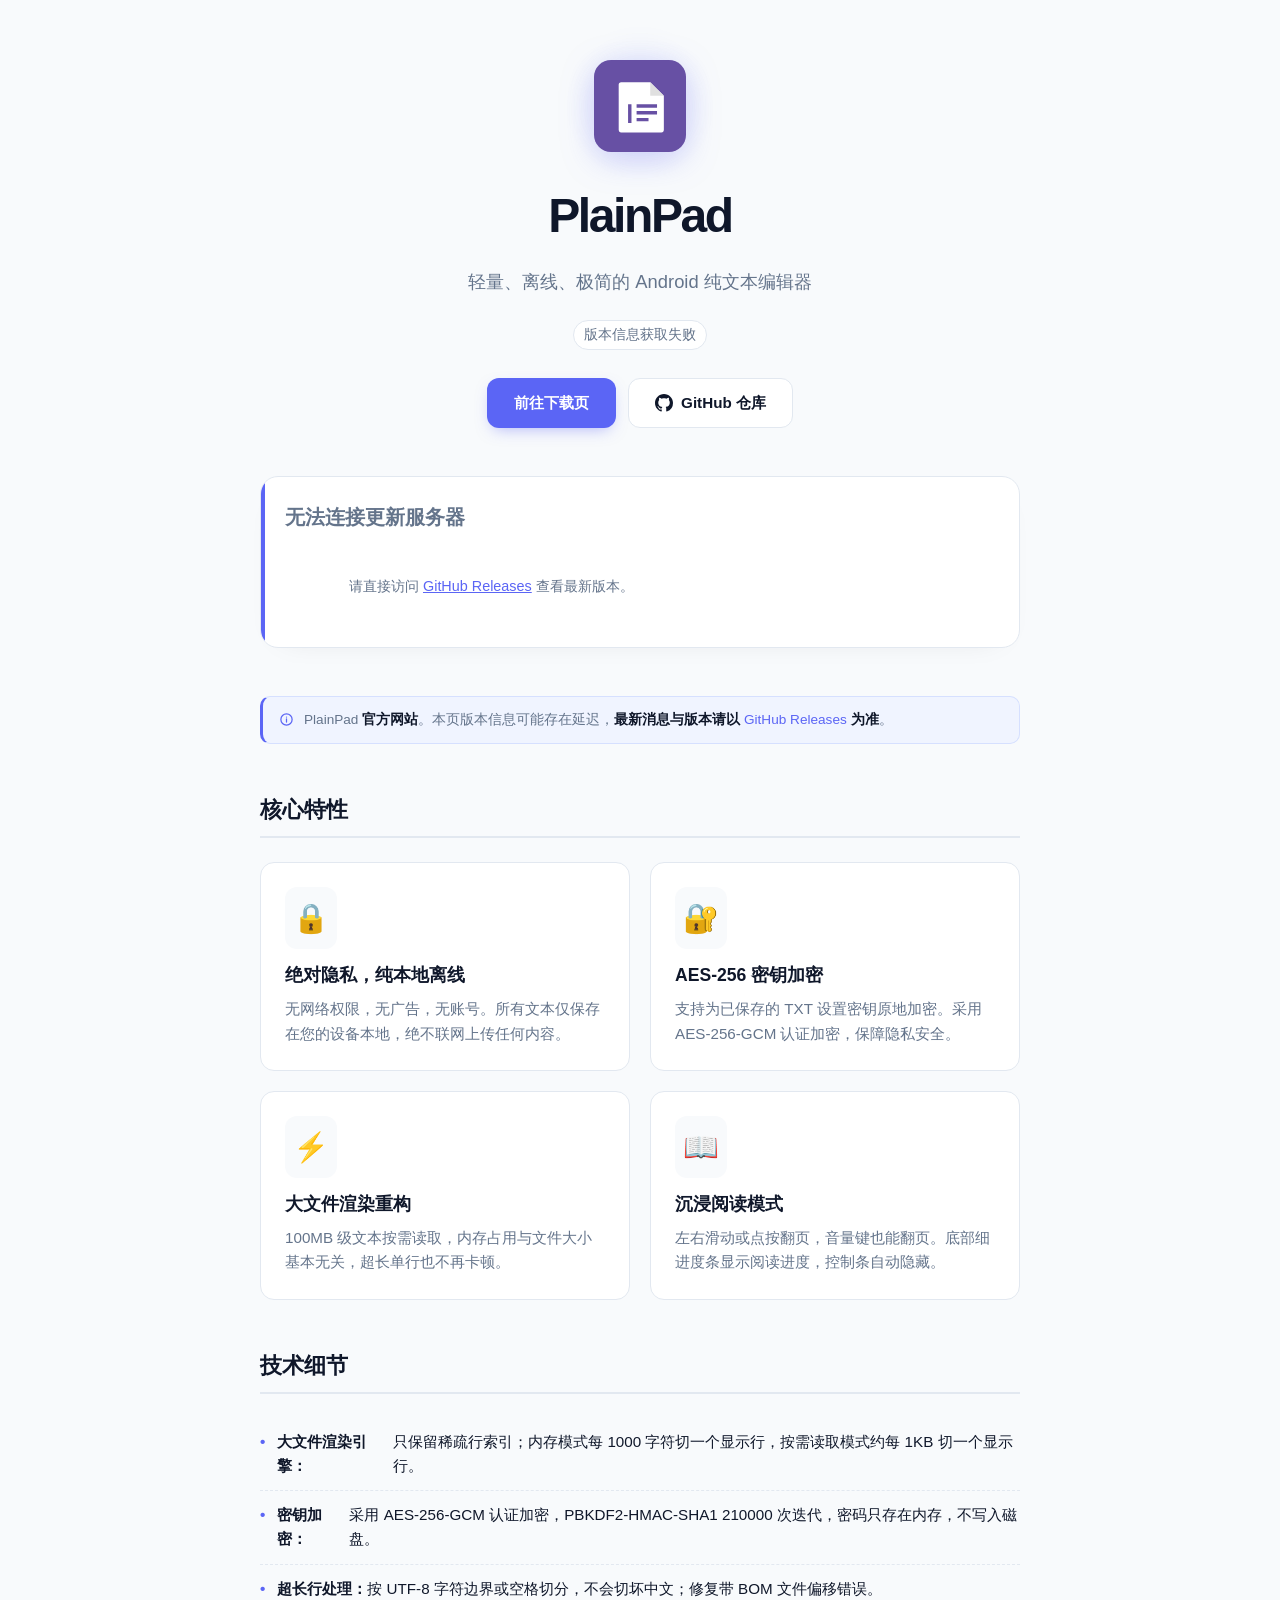
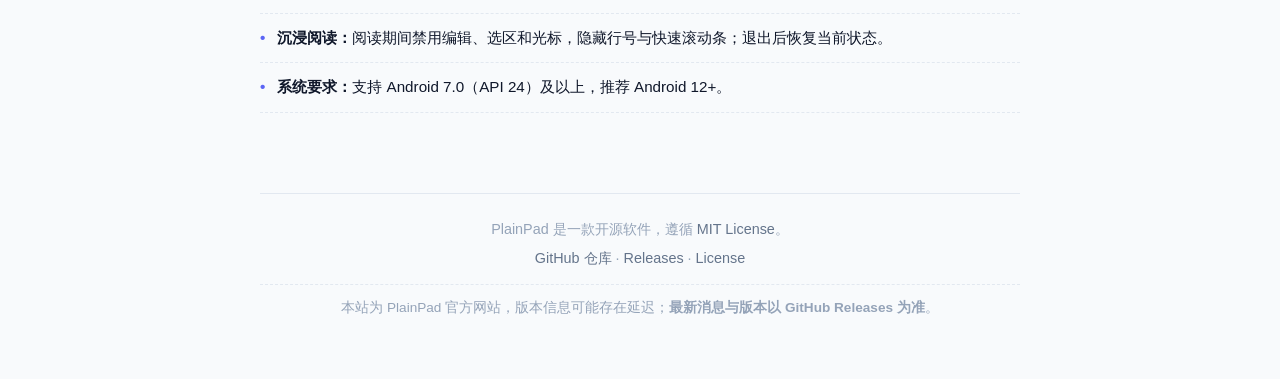
<file: app/PlainPad/index.html>
<!DOCTYPE html>
<html lang="zh-CN">
<head>
    <meta charset="UTF-8">
    <meta name="viewport" content="width=device-width, initial-scale=1.0">
    <title>PlainPad - 轻量极简的 Android 纯文本编辑器</title>
    <meta name="description" content="PlainPad 是一款轻量、离线、极简的 Android 纯文本编辑器。支持大文件渲染、沉浸阅读、AES-256 加密。无广告、无账号、无网络权限。">
    <link rel="icon" href="data:image/svg+xml,%3Csvg xmlns='http://www.w3.org/2000/svg' viewBox='0 0 108 108'%3E%3Cpath fill='%236750A4' d='M20,0 L88,0 A20,20 0 0 1 108,20 L108,88 A20,20 0 0 1 88,108 L20,108 A20,20 0 0 1 0,88 L0,20 A20,20 0 0 1 20,0 z'/%3E%3Cpath fill='%23fff' d='M32,26 L66,26 L82,42 L82,82 A3,3 0 0 1 79,85 L32,85 A3,3 0 0 1 29,82 L29,29 A3,3 0 0 1 32,26 z'/%3E%3Cpath fill='%23E0E0E0' d='M66,26 L66,42 L82,42 z'/%3E%3Cpath fill='%236750A4' d='M40,52 L44,52 L44,74 L40,74 z M50,52 L74,52 L74,56 L50,56 z M50,60 L74,60 L74,64 L50,64 z M50,68 L64,68 L64,72 L50,72 z'/%3E%3C/svg%3E">
    <!-- 引入外部 CSS -->
    <link rel="stylesheet" href="css/style.css">
</head>
<body>

    <div class="container">
        <header>
            <div class="app-icon-wrap">
                <div class="app-icon">
                    <svg viewBox="0 0 108 108" role="img" aria-label="PlainPad 图标">
                        <path fill="#6750A4" d="M20,0 L88,0 A20,20 0 0 1 108,20 L108,88 A20,20 0 0 1 88,108 L20,108 A20,20 0 0 1 0,88 L0,20 A20,20 0 0 1 20,0 z"/>
                        <path fill="#FFFFFF" d="M32,26 L66,26 L82,42 L82,82 A3,3 0 0 1 79,85 L32,85 A3,3 0 0 1 29,82 L29,29 A3,3 0 0 1 32,26 z"/>
                        <path fill="#E0E0E0" d="M66,26 L66,42 L82,42 z"/>
                        <path fill="#6750A4" d="M40,52 L44,52 L44,74 L40,74 z M50,52 L74,52 L74,56 L50,56 z M50,60 L74,60 L74,64 L50,64 z M50,68 L64,68 L64,72 L50,72 z"/>
                    </svg>
                </div>
            </div>

            <h1>PlainPad</h1>
            <p class="subtitle">轻量、离线、极简的 Android 纯文本编辑器</p>

            <div class="meta-row" id="metaRow">
                <div class="skeleton-meta"></div>
            </div>

            <div class="actions">
                <a href="download/index.html" class="btn btn-primary" id="btnDownload">
                    前往下载页
                </a>
                <a href="https://github.com/Gaoxdwqxql/PlainPad" target="_blank" rel="noopener noreferrer" class="btn btn-ghost">
                    <svg viewBox="0 0 16 16" version="1.1" aria-hidden="true"><path fill-rule="evenodd" d="M8 0C3.58 0 0 3.58 0 8c0 3.54 2.29 6.53 5.47 7.59.4.07.55-.17.55-.38 0-.19-.01-.82-.01-1.49-2.01.37-2.53-.49-2.69-.94-.09-.23-.48-.94-.82-1.13-.28-.15-.68-.52-.01-.53.63-.01 1.08.58 1.23.82.72 1.21 1.87.87 2.33.66.07-.52.28-.87.51-1.07-1.78-.2-3.64-.89-3.64-3.95 0-.87.31-1.59.82-2.15-.08-.2-.36-1.02.08-2.12 0 0 .67-.21 2.2.82.64-.18 1.32-.27 2-.27.68 0 1.36.09 2 .27 1.53-1.04 2.2-.82 2.2-.82.44 1.1.16 1.92.08 2.12.51.56.82 1.27.82 2.15 0 3.07-1.87 3.75-3.65 3.95.29.25.54.73.54 1.48 0 1.07-.01 1.93-.01 2.2 0 .21.15.46.55.38A8.013 8.013 0 0016 8c0-4.42-3.58-8-8-8z"></path></svg>
                    GitHub 仓库
                </a>
            </div>
        </header>

        <main>
            <!-- 动态更新卡片 -->
            <div class="latest-card" id="latestCard">
                <div class="latest-header">
                    <div class="latest-title">
                        <span>最新版本</span>
                        <div class="skeleton-text" style="width: 60px; height: 20px; margin:0;"></div>
                    </div>
                </div>
                <div class="latest-content">
                    <div class="skeleton-text" style="width: 80%;"></div>
                    <div class="skeleton-text" style="width: 60%;"></div>
                </div>
            </div>

            <div class="notice" role="note">
                <svg viewBox="0 0 24 24" fill="none" stroke="currentColor" stroke-width="2" stroke-linecap="round" stroke-linejoin="round" aria-hidden="true">
                    <circle cx="12" cy="12" r="9"></circle>
                    <path d="M12 11v5"></path>
                    <path d="M12 8h.01"></path>
                </svg>
                <p>PlainPad <strong>官方网站</strong>。本页版本信息可能存在延迟，<strong>最新消息与版本请以 <a href="https://github.com/Gaoxdwqxql/PlainPad/releases" target="_blank" rel="noopener">GitHub Releases</a> 为准</strong>。</p>
            </div>

            <h2 class="section-title">核心特性</h2>
            <div class="features-grid">
                <div class="feature-card">
                    <div class="feature-icon">🔒</div>
                    <h3>绝对隐私，纯本地离线</h3>
                    <p>无网络权限，无广告，无账号。所有文本仅保存在您的设备本地，绝不联网上传任何内容。</p>
                </div>
                <div class="feature-card">
                    <div class="feature-icon">🔐</div>
                    <h3>AES-256 密钥加密</h3>
                    <p>支持为已保存的 TXT 设置密钥原地加密。采用 AES-256-GCM 认证加密，保障隐私安全。</p>
                </div>
                <div class="feature-card">
                    <div class="feature-icon">⚡</div>
                    <h3>大文件渲染重构</h3>
                    <p>100MB 级文本按需读取，内存占用与文件大小基本无关，超长单行也不再卡顿。</p>
                </div>
                <div class="feature-card">
                    <div class="feature-icon">📖</div>
                    <h3>沉浸阅读模式</h3>
                    <p>左右滑动或点按翻页，音量键也能翻页。底部细进度条显示阅读进度，控制条自动隐藏。</p>
                </div>
            </div>

            <h2 class="section-title">技术细节</h2>
            <ul class="details-list">
                <li><strong>大文件渲染引擎：</strong>只保留稀疏行索引；内存模式每 1000 字符切一个显示行，按需读取模式约每 1KB 切一个显示行。</li>
                <li><strong>密钥加密：</strong>采用 AES-256-GCM 认证加密，PBKDF2-HMAC-SHA1 210000 次迭代，密码只存在内存，不写入磁盘。</li>
                <li><strong>超长行处理：</strong>按 UTF-8 字符边界或空格切分，不会切坏中文；修复带 BOM 文件偏移错误。</li>
                <li><strong>沉浸阅读：</strong>阅读期间禁用编辑、选区和光标，隐藏行号与快速滚动条；退出后恢复当前状态。</li>
                <li><strong>系统要求：</strong>支持 Android 7.0（API 24）及以上，推荐 Android 12+。</li>
            </ul>
        </main>

        <footer>
            <p>PlainPad 是一款开源软件，遵循 <a href="https://github.com/Gaoxdwqxql/PlainPad/blob/master/LICENSE" target="_blank" rel="noopener noreferrer">MIT License</a>。</p>
            <p>
                <a href="https://github.com/Gaoxdwqxql/PlainPad" target="_blank" rel="noopener noreferrer">GitHub 仓库</a> ·
                <a href="https://github.com/Gaoxdwqxql/PlainPad/releases" target="_blank" rel="noopener noreferrer">Releases</a> ·
                <a href="https://github.com/Gaoxdwqxql/PlainPad/blob/master/LICENSE" target="_blank" rel="noopener noreferrer">License</a>
            </p>
            <p class="foot-note">本站为 PlainPad 官方网站，版本信息可能存在延迟；<b>最新消息与版本以 GitHub Releases 为准</b>。</p>
        </footer>
    </div>

    <!-- 引入外部 JS -->
    <script src="js/main.js"></script>
</body>
</html>
</file>
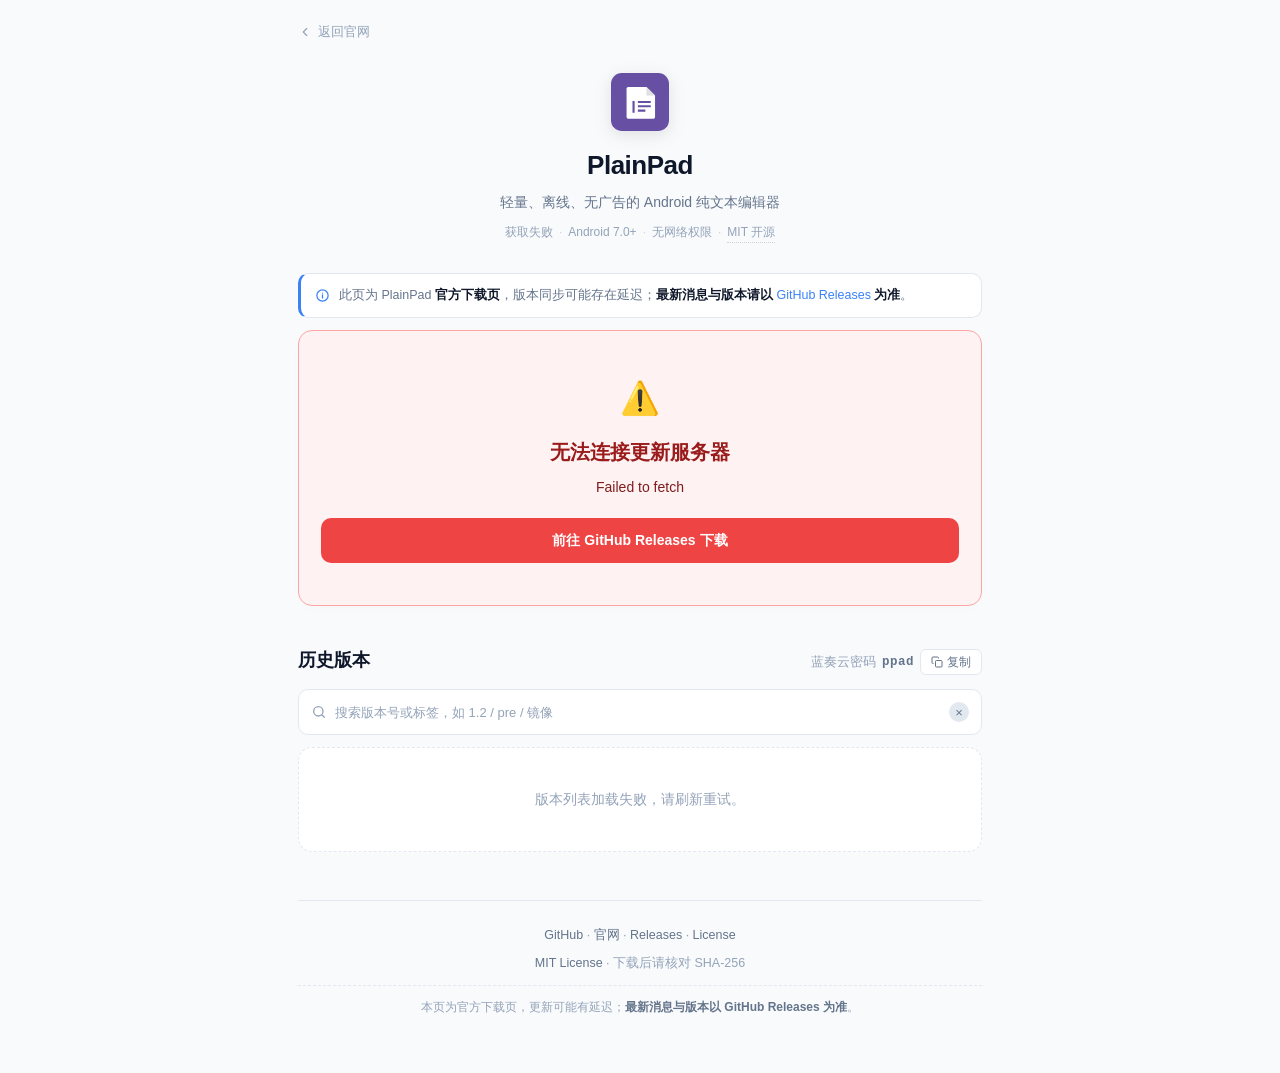
<file: app/PlainPad/download/index.html>
<!DOCTYPE html>
<html lang="zh-CN">
<head>
<meta charset="UTF-8">
<meta name="viewport" content="width=device-width, initial-scale=1, viewport-fit=cover">
<meta name="theme-color" content="#f8fafc">
<title>PlainPad 下载</title>
<meta name="description" content="PlainPad 官方下载页。重构大文件渲染，支持沉浸阅读、更多编码与密钥加密。">
<link rel="icon" href="data:image/svg+xml,%3Csvg xmlns='http://www.w3.org/2000/svg' viewBox='0 0 108 108'%3E%3Cpath fill='%236750A4' d='M20,0 L88,0 A20,20 0 0 1 108,20 L108,88 A20,20 0 0 1 88,108 L20,108 A20,20 0 0 1 0,88 L0,20 A20,20 0 0 1 20,0 z'/%3E%3Cpath fill='%23fff' d='M32,26 L66,26 L82,42 L82,82 A3,3 0 0 1 79,85 L32,85 A3,3 0 0 1 29,82 L29,29 A3,3 0 0 1 32,26 z'/%3E%3Cpath fill='%23E0E0E0' d='M66,26 L66,42 L82,42 z'/%3E%3Cpath fill='%236750A4' d='M40,52 L44,52 L44,74 L40,74 z M50,52 L74,52 L74,56 L50,56 z M50,60 L74,60 L74,64 L50,64 z M50,68 L64,68 L64,72 L50,72 z'/%3E%3C/svg%3E">
<!-- 引入独立 CSS -->
<link rel="stylesheet" href="download.css">
</head>
<body>
<div class="wrap">
  <a class="back-link" href="../index.html" aria-label="返回 PlainPad 官网首页">
    <svg viewBox="0 0 24 24" fill="none" stroke="currentColor" stroke-width="2" stroke-linecap="round" stroke-linejoin="round" aria-hidden="true">
      <path d="M15 18l-6-6 6-6"></path>
    </svg>
    返回官网
  </a>
  <header class="hero">
    <div class="logo">
      <svg viewBox="0 0 108 108" role="img" aria-label="PlainPad">
        <path fill="#6750A4" d="M20,0 L88,0 A20,20 0 0 1 108,20 L108,88 A20,20 0 0 1 88,108 L20,108 A20,20 0 0 1 0,88 L0,20 A20,20 0 0 1 20,0 z"/>
        <path fill="#FFFFFF" d="M32,26 L66,26 L82,42 L82,82 A3,3 0 0 1 79,85 L32,85 A3,3 0 0 1 29,82 L29,29 A3,3 0 0 1 32,26 z"/>
        <path fill="#E0E0E0" d="M66,26 L66,42 L82,42 z"/>
        <path fill="#6750A4" d="M40,52 L44,52 L44,74 L40,74 z M50,52 L74,52 L74,56 L50,56 z M50,60 L74,60 L74,64 L50,64 z M50,68 L64,68 L64,72 L50,72 z"/>
      </svg>
    </div>
    <h1>PlainPad</h1>
    <p class="sub">轻量、离线、无广告的 Android 纯文本编辑器</p>
    <div class="meta">
      <span id="verMeta">正在加载...</span>
      <span>Android 7.0+</span>
      <span>无网络权限</span>
      <span><a href="https://github.com/Gaoxdwqxql/PlainPad/blob/master/LICENSE" target="_blank" rel="noopener">MIT 开源</a></span>
    </div>
  </header>
  <main>
    <div class="notice" role="note">
      <svg viewBox="0 0 24 24" fill="none" stroke="currentColor" stroke-width="2" stroke-linecap="round" stroke-linejoin="round" aria-hidden="true">
        <circle cx="12" cy="12" r="9"></circle>
        <path d="M12 11v5"></path>
        <path d="M12 8h.01"></path>
      </svg>
      <p>此页为 PlainPad <strong>官方下载页</strong>，版本同步可能存在延迟；<strong>最新消息与版本请以 <a href="https://github.com/Gaoxdwqxql/PlainPad/releases" target="_blank" rel="noopener">GitHub Releases</a> 为准</strong>。</p>
    </div>
    
    <section id="latest">
      <div class="dl-card">
        <div class="dl-top">
          <div class="dl-info">
            <div class="skeleton skeleton-text" style="width:60px; height:20px; border-radius:999px;"></div>
            <div class="skeleton skeleton-title" style="margin-top:10px;"></div>
            <div class="skeleton skeleton-text" style="width:200px;"></div>
          </div>
        </div>
        <div class="dl-actions" style="margin-top:20px;">
          <div class="skeleton" style="height:46px; width:100%; border-radius:10px;"></div>
        </div>
        <div class="speed-section" style="border:none; padding-top:10px;">
          <div class="skeleton" style="height:40px; width:100%; border-radius:10px;"></div>
        </div>
      </div>
    </section>

    <section>
      <div class="sec-head">
        <h2>历史版本</h2>
        <span class="pw">蓝奏云密码 <b>ppad</b>
          <button class="copy-btn" type="button" data-copy="ppad">
            <svg width="12" height="12" viewBox="0 0 24 24" fill="none" stroke="currentColor" stroke-width="2"><rect x="9" y="9" width="13" height="13" rx="2" ry="2"></rect><path d="M5 15H4a2 2 0 0 1-2-2V4a2 2 0 0 1 2-2h9a2 2 0 0 1 2 2v1"></path></svg>
            复制
          </button>
        </span>
      </div>
      <div class="search-box">
        <svg viewBox="0 0 24 24" fill="none" stroke="currentColor" stroke-width="2" stroke-linecap="round" aria-hidden="true">
          <circle cx="11" cy="11" r="7"></circle>
          <path d="m20 20-3.5-3.5"></path>
        </svg>
        <input type="search" id="verSearch" placeholder="搜索版本号或标签，如 1.2 / pre / 镜像" autocomplete="off" enterkeyhint="search" aria-label="搜索版本">
        <button class="search-clear" id="searchClear" type="button" aria-label="清除搜索" hidden>×</button>
      </div>
      
      <ul id="list" class="ver-list">
        <li class="ver-item"><div class="skeleton skeleton-text" style="width:80px;margin-top:4px;"></div></li>
        <li class="ver-item"><div class="skeleton skeleton-text" style="width:80px;margin-top:4px;"></div></li>
        <li class="ver-item"><div class="skeleton skeleton-text" style="width:80px;margin-top:4px;"></div></li>
      </ul>
      <button class="more" id="moreBtn" type="button" style="display:none;"></button>
    </section>
  </main>
  <footer>
    <p><a href="https://github.com/Gaoxdwqxql/PlainPad" target="_blank" rel="noopener">GitHub</a> ·
       <a href="https://sunwe.dpdns.org/app/PlainPad/" target="_blank" rel="noopener">官网</a> ·
       <a href="https://github.com/Gaoxdwqxql/PlainPad/releases" target="_blank" rel="noopener">Releases</a> ·
       <a href="https://github.com/Gaoxdwqxql/PlainPad/blob/master/LICENSE" target="_blank" rel="noopener">License</a></p>
    <p><a href="https://github.com/Gaoxdwqxql/PlainPad/blob/master/LICENSE" target="_blank" rel="noopener">MIT License</a> · 下载后请核对 SHA-256</p>
    <p class="foot-note">本页为官方下载页，更新可能有延迟；<b>最新消息与版本以 GitHub Releases 为准</b>。</p>
  </footer>
</div>

<div class="dock" id="dock" style="display:none;">
  <div class="dock-info">
    <span class="dock-title" id="dockTitle">PlainPad</span>
    <span class="dock-sub" id="dockSub">推荐：官方镜像 1</span>
  </div>
  <a class="btn btn-primary" id="dockDl" href="#" target="_blank" rel="noopener">下载</a>
</div>

<div id="toast"></div>

<!-- 引入独立 JS -->
<script src="download.js"></script>
</body>
</html>
</file>
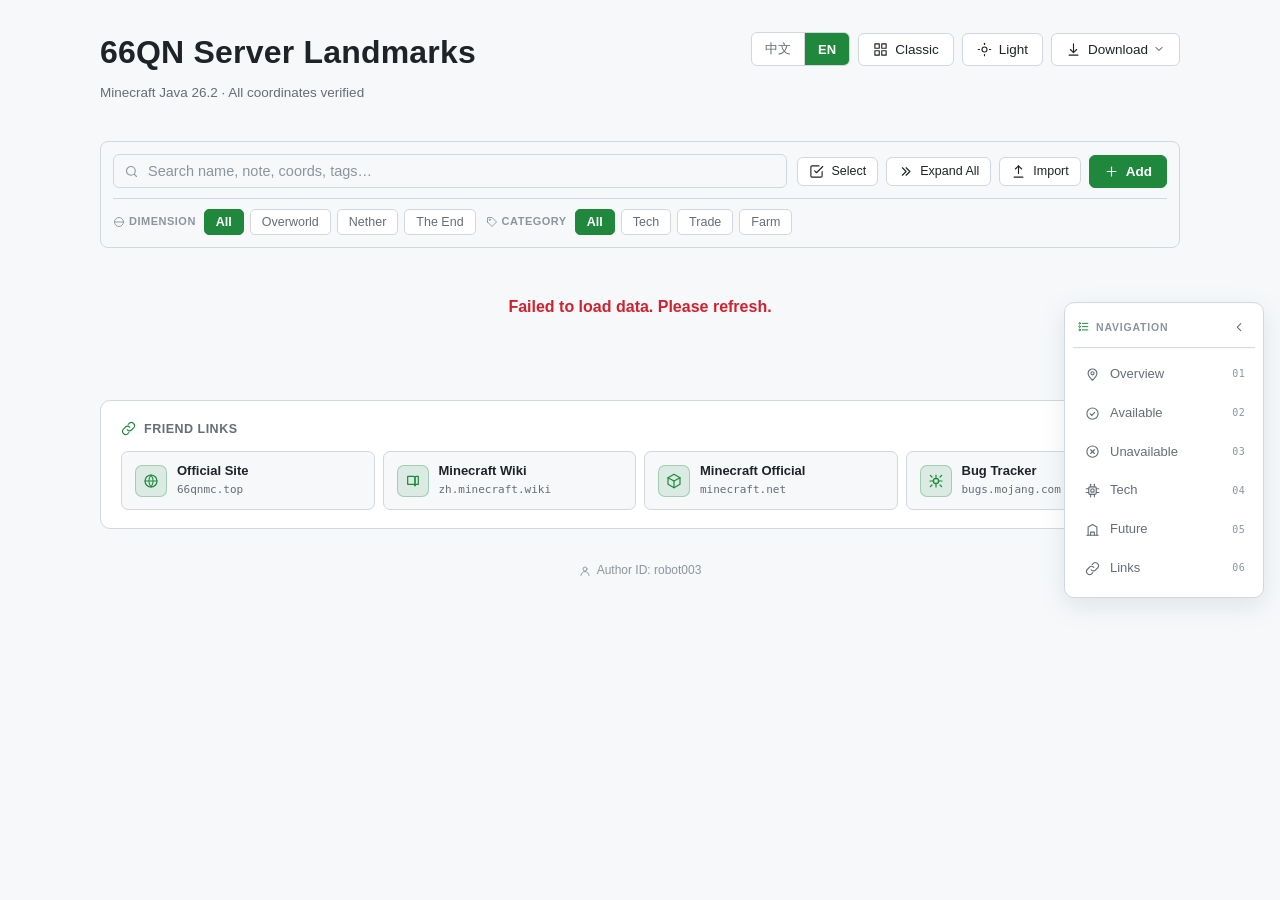
<file: mcserver/1/coords/index.html>
<!DOCTYPE html>
<html lang="zh-CN" data-theme="dark" data-skin="github">
<head>
<meta charset="UTF-8">
<meta name="viewport" content="width=device-width, initial-scale=1, viewport-fit=cover, maximum-scale=5">
<meta name="theme-color" content="#0d1117">
<title>66QN 服务器地标坐标总览</title>
<link rel="stylesheet" href="style.css">
</head>
<body>

<div class="side-nav-backdrop" id="side-nav-backdrop"></div>
<nav class="side-nav" id="side-nav" aria-label="Section navigation">
  <button class="side-nav-fab" id="side-nav-fab" aria-label="Toggle navigation" aria-expanded="false">
    <svg class="ico fab-open" viewBox="0 0 24 24"><circle cx="5" cy="6" r="1.5"/><circle cx="5" cy="12" r="1.5"/><circle cx="5" cy="18" r="1.5"/><path d="M10 6h10"/><path d="M10 12h10"/><path d="M10 18h10"/></svg>
    <svg class="ico fab-close" viewBox="0 0 24 24"><path d="m6 6 12 12"/><path d="m18 6-12 12"/></svg>
  </button>
  <div class="side-nav-panel">
    <div class="side-nav-head">
      <span class="side-nav-title">
        <svg class="ico" viewBox="0 0 24 24"><circle cx="5" cy="6" r="1.5"/><circle cx="5" cy="12" r="1.5"/><circle cx="5" cy="18" r="1.5"/><path d="M10 6h10"/><path d="M10 12h10"/><path d="M10 18h10"/></svg>
        <span data-i18n="navTitle">导航</span>
      </span>
      <button class="side-nav-collapse" id="side-nav-collapse" aria-label="Collapse">
        <svg class="ico chev-left" viewBox="0 0 24 24"><path d="m15 6-6 6 6 6"/></svg>
        <svg class="ico chev-right" viewBox="0 0 24 24"><path d="m9 6 6 6-6 6"/></svg>
      </button>
    </div>
    <ul class="side-nav-list">
      <li><a class="side-nav-link" href="#anchor-hero" data-nav-target="anchor-hero"><span class="side-nav-link-icon"><svg class="ico" viewBox="0 0 24 24"><path d="M12 21s7-6.3 7-11a7 7 0 1 0-14 0c0 4.7 7 11 7 11z"/><circle cx="12" cy="10" r="2.5"/></svg></span><span class="side-nav-link-text" data-i18n="navOverview">概览</span><span class="side-nav-idx">01</span></a></li>
      <li><a class="side-nav-link" href="#anchor-usable" data-nav-target="anchor-usable"><span class="side-nav-link-icon"><svg class="ico" viewBox="0 0 24 24"><circle cx="12" cy="12" r="9"/><path d="m8.5 12.5 2.5 2.5 4.5-5"/></svg></span><span class="side-nav-link-text" data-i18n="navUsable">可使用</span><span class="side-nav-idx">02</span></a></li>
      <li><a class="side-nav-link" href="#anchor-unusable" data-nav-target="anchor-unusable"><span class="side-nav-link-icon"><svg class="ico" viewBox="0 0 24 24"><circle cx="12" cy="12" r="9"/><path d="m9 9 6 6"/><path d="m15 9-6 6"/></svg></span><span class="side-nav-link-text" data-i18n="navUnusable">不可使用</span><span class="side-nav-idx">03</span></a></li>
      <li><a class="side-nav-link" href="#anchor-machines" data-nav-target="anchor-machines"><span class="side-nav-link-icon"><svg class="ico" viewBox="0 0 24 24"><rect x="6" y="6" width="12" height="12" rx="2"/><rect x="9.5" y="9.5" width="5" height="5" rx="1"/><path d="M9 2v4"/><path d="M15 2v4"/><path d="M9 18v4"/><path d="M15 18v4"/><path d="M2 9h4"/><path d="M2 15h4"/><path d="M18 9h4"/><path d="M18 15h4"/></svg></span><span class="side-nav-link-text" data-i18n="navMachines">生电设施</span><span class="side-nav-idx">04</span></a></li>
      <li><a class="side-nav-link" href="#anchor-future" data-nav-target="anchor-future"><span class="side-nav-link-icon"><svg class="ico" viewBox="0 0 24 24"><path d="M3 21h18"/><path d="M5 21V8l7-4 7 4v13"/><path d="M9 21v-5h6v5"/></svg></span><span class="side-nav-link-text" data-i18n="navFuture">未来计划</span><span class="side-nav-idx">05</span></a></li>
      <li><a class="side-nav-link" href="#anchor-links" data-nav-target="anchor-links"><span class="side-nav-link-icon"><svg class="ico" viewBox="0 0 24 24"><path d="M10 14a5 5 0 0 0 7.07 0l3-3a5 5 0 0 0-7.07-7.07l-1.5 1.5"/><path d="M14 10a5 5 0 0 0-7.07 0l-3 3a5 5 0 0 0 7.07 7.07l1.5-1.5"/></svg></span><span class="side-nav-link-text" data-i18n="navLinks">友情链接</span><span class="side-nav-idx">06</span></a></li>
    </ul>
  </div>
</nav>

<div class="wrap">
  <header id="anchor-hero">
    <div class="hero-top">
      <div>
        <h1 data-i18n="title">66QN 服务器地标坐标总览</h1>
        <p class="sub" data-i18n="subtitle">Minecraft Java 26.2 · 坐标均为准确无误</p>
      </div>
      <div class="hero-actions">
        <div class="lang-switch" role="group" aria-label="Language">
          <button data-lang="zh" class="active">中文</button>
          <button data-lang="en">EN</button>
        </div>
        <button class="btn" id="btn-skin" title="Skin / 皮肤">
          <svg class="ico" id="skin-ico" viewBox="0 0 24 24"><rect x="3" y="3" width="7" height="7"/><rect x="14" y="3" width="7" height="7"/><rect x="3" y="14" width="7" height="7"/><rect x="14" y="14" width="7" height="7"/></svg>
          <span class="lbl" id="skin-lbl" data-i18n="skinClassic">经典</span>
        </button>
        <button class="btn" id="btn-theme" title="Theme">
          <svg class="ico" id="theme-ico" viewBox="0 0 24 24"><path d="M21 12.8A9 9 0 1 1 11.2 3a7 7 0 0 0 9.8 9.8z"/></svg>
          <span class="lbl" id="theme-lbl" data-i18n="themeDark">深色</span>
        </button>
        <div class="download-wrap" id="download-wrap">
          <button class="btn" id="btn-download" aria-haspopup="menu" aria-expanded="false">
            <svg class="ico" viewBox="0 0 24 24"><path d="M12 3v12"/><path d="m7 12 5 5 5-5"/><path d="M5 21h14"/></svg>
            <span class="lbl" data-i18n="btnDownload">下载</span>
            <svg class="ico chev-down" viewBox="0 0 24 24"><path d="m6 9 6 6 6-6"/></svg>
          </button>
          <div class="download-dropdown" id="download-dropdown" role="menu">
            <button class="dd-item" data-format="md"><svg class="ico" viewBox="0 0 24 24"><path d="M14 3v4a1 1 0 0 0 1 1h4"/><path d="M17 21H7a2 2 0 0 1-2-2V5a2 2 0 0 1 2-2h7l5 5v11a2 2 0 0 1-2 2z"/><path d="M9 13v4"/><path d="M9 13h1.5a1.5 1.5 0 0 1 0 3H9"/><path d="M14 13v4"/></svg><span class="dd-item-main"><span class="dd-item-title" data-i18n="dlMdTitle">Markdown 文档</span><span class="dd-item-sub">.md · <span data-i18n="dlMdSub">保留格式</span></span></span></button>
            <button class="dd-item" data-format="txt"><svg class="ico" viewBox="0 0 24 24"><path d="M14 3v4a1 1 0 0 0 1 1h4"/><path d="M17 21H7a2 2 0 0 1-2-2V5a2 2 0 0 1 2-2h7l5 5v11a2 2 0 0 1-2 2z"/><path d="M9 9h1"/><path d="M9 13h6"/><path d="M9 17h6"/></svg><span class="dd-item-main"><span class="dd-item-title" data-i18n="dlTxtTitle">纯文本</span><span class="dd-item-sub">.txt · <span data-i18n="dlTxtSub">适合直接查看</span></span></span></button>
            <button class="dd-item" data-format="csv"><svg class="ico" viewBox="0 0 24 24"><rect x="3" y="3" width="18" height="18" rx="2"/><path d="M3 9h18"/><path d="M3 15h18"/><path d="M9 3v18"/><path d="M15 3v18"/></svg><span class="dd-item-main"><span class="dd-item-title" data-i18n="dlCsvTitle">CSV 表格</span><span class="dd-item-sub">.csv · <span data-i18n="dlCsvSub">可用 Excel 打开</span></span></span></button>
          </div>
        </div>
        <div class="dd-backdrop" id="dd-backdrop"></div>
      </div>
    </div>
    <div class="stats" id="stats"></div>
  </header>

  <div class="toolbar">
    <div class="toolbar-row-1">
      <div class="search-box">
        <svg class="ico" viewBox="0 0 24 24"><circle cx="11" cy="11" r="7"/><path d="m20 20-3.5-3.5"/></svg>
        <input id="search" type="search" data-i18n-ph="searchPlaceholder" placeholder="搜索名称、说明、坐标、标签…" autocomplete="off">
      </div>
      <div class="toolbar-actions">
        <button class="btn mini" id="btn-select-mode">
          <svg class="ico" viewBox="0 0 24 24"><polyline points="9 11 12 14 22 4"/><path d="M21 12v7a2 2 0 0 1-2 2H5a2 2 0 0 1-2-2V5a2 2 0 0 1 2-2h11"/></svg>
          <span class="lbl" data-i18n="btnSelectMode">批量选择</span>
        </button>
        <button class="btn mini" id="btn-expand-all">
          <svg class="ico" id="expand-all-ico" viewBox="0 0 24 24"><path d="m7 6 6 6-6 6"/><path d="m13 6 6 6-6 6"/></svg>
          <span id="expand-all-lbl" data-i18n="btnExpandAll">全部展开</span>
        </button>
        <button class="btn mini" id="btn-import">
          <svg class="ico" viewBox="0 0 24 24"><path d="M12 15V3"/><path d="m7 8 5-5 5 5"/><path d="M5 21h14"/></svg>
          <span class="lbl" data-i18n="btnImport">批量导入</span>
        </button>
        <button class="btn primary" id="btn-add-landmark">
          <svg class="ico" viewBox="0 0 24 24"><path d="M12 5v14"/><path d="M5 12h14"/></svg>
          <span class="lbl" data-i18n="btnAddLandmark">新增地标</span>
        </button>
      </div>
    </div>
    <div class="toolbar-row-2">
      <div class="filter-group">
        <span class="filter-label"><svg class="ico" viewBox="0 0 24 24"><circle cx="12" cy="12" r="9"/><path d="M3 12h18"/></svg><span data-i18n="filterDim">维度</span></span>
        <button class="chip active" data-dim="all" data-i18n="chipAll">全部</button>
        <button class="chip" data-dim="overworld" data-i18n="chipOverworld">主世界</button>
        <button class="chip" data-dim="nether" data-i18n="chipNether">下界</button>
        <button class="chip" data-dim="end" data-i18n="chipEnd">末地</button>
      </div>
      <div class="filter-group">
        <span class="filter-label"><svg class="ico" viewBox="0 0 24 24"><path d="M3 12V4a1 1 0 0 1 1-1h8l9 9-9 9-9-9z"/><circle cx="7.5" cy="7.5" r="1.3"/></svg><span data-i18n="filterCat">类别</span></span>
        <button class="chip active" data-cat="all" data-i18n="chipAll">全部</button>
        <button class="chip" data-cat="tech" data-i18n="chipTech">生电</button>
        <button class="chip" data-cat="trade" data-i18n="chipTrade">交易</button>
        <button class="chip" data-cat="farm" data-i18n="chipFarm">农场</button>
      </div>
    </div>
  </div>

  <div id="loading-tip" style="text-align:center; padding: 40px; color: var(--muted);">
    <svg class="ico" viewBox="0 0 24 24" style="font-size:32px;margin-bottom:10px;animation:spin 2s linear infinite;"><path d="M21 12a9 9 0 1 1-6.219-8.56"/></svg>
    <div data-i18n="loadingData">正在加载数据… 如果长时间无法加载，请检查网络或刷新页面。</div>
  </div>

  <h2 class="sec-title" id="anchor-usable" style="display:none;"><span class="st-ico"><svg class="ico" viewBox="0 0 24 24"><circle cx="12" cy="12" r="9"/><path d="m8.5 12.5 2.5 2.5 4.5-5"/></svg></span><span data-i18n="secUsable">可使用</span><span class="count" id="cnt-usable"></span></h2>
  <div data-section id="sec-usable"></div>

  <h2 class="sec-title" id="anchor-unusable" style="display:none;"><span class="st-ico"><svg class="ico" viewBox="0 0 24 24"><circle cx="12" cy="12" r="9"/><path d="m9 9 6 6"/><path d="m15 9-6 6"/></svg></span><span data-i18n="secUnusable">不可使用</span><span class="count" id="cnt-unusable"></span></h2>
  <div data-section id="sec-unusable"></div>

  <div class="empty" id="empty">
    <svg class="ico" viewBox="0 0 24 24"><circle cx="11" cy="11" r="7"/><path d="m20 20-3.5-3.5"/></svg>
    <span data-i18n="emptyText">没有匹配的地标</span>
  </div>

  <h2 class="sec-title" id="anchor-machines" style="display:none;"><span class="st-ico"><svg class="ico" viewBox="0 0 24 24"><rect x="6" y="6" width="12" height="12" rx="2"/><rect x="9.5" y="9.5" width="5" height="5" rx="1"/><path d="M9 2v4"/><path d="M15 2v4"/><path d="M9 18v4"/><path d="M15 18v4"/><path d="M2 9h4"/><path d="M2 15h4"/><path d="M18 9h4"/><path d="M18 15h4"/></svg></span><span data-i18n="secMachines">生电设施详情</span></h2>
  <div class="machines" id="machines"></div>

  <h2 class="sec-title" id="anchor-future" style="display:none;"><span class="st-ico"><svg class="ico" viewBox="0 0 24 24"><path d="M4 20h16"/><path d="M6 20V9l6-4 6 4v11"/><path d="M10 20v-5h4v5"/></svg></span><span data-i18n="secFuture">未来 / 正在筹备 / 正在建设</span></h2>
  <div class="future" id="future"></div>

  <section class="friend-links" id="anchor-links">
    <h3><svg class="ico" viewBox="0 0 24 24"><path d="M10 14a5 5 0 0 0 7.07 0l3-3a5 5 0 0 0-7.07-7.07l-1.5 1.5"/><path d="M14 10a5 5 0 0 0-7.07 0l-3 3a5 5 0 0 0 7.07 7.07l1.5-1.5"/></svg><span data-i18n="friendLinks">友情链接</span></h3>
    <div class="flink-list">
      <a class="flink" href="https://66qnmc.top" target="_blank" rel="noopener"><span class="flink-ico"><svg class="ico" viewBox="0 0 24 24"><circle cx="12" cy="12" r="9"/><path d="M3 12h18"/><path d="M12 3a15 15 0 0 1 0 18a15 15 0 0 1 0-18z"/></svg></span><span class="flink-body"><span class="flink-title" data-i18n="linkServerSite">官网</span><span class="flink-sub">66qnmc.top</span></span></a>
      <a class="flink" href="https://zh.minecraft.wiki/" target="_blank" rel="noopener"><span class="flink-ico"><svg class="ico" viewBox="0 0 24 24"><path d="M4 5h9a2 2 0 0 1 2 2v12a2 2 0 0 0-2-2H4z"/><path d="M20 5h-3a2 2 0 0 0-2 2v12a2 2 0 0 1 2-2h3z"/></svg></span><span class="flink-body"><span class="flink-title">Minecraft Wiki</span><span class="flink-sub">zh.minecraft.wiki</span></span></a>
      <a class="flink" href="https://www.minecraft.net/" target="_blank" rel="noopener"><span class="flink-ico"><svg class="ico" viewBox="0 0 24 24"><path d="M12 2 3 7v10l9 5 9-5V7z"/><path d="m3 7 9 5 9-5"/><path d="M12 12v10"/></svg></span><span class="flink-body"><span class="flink-title" data-i18n="linkMcSite">Minecraft 官网</span><span class="flink-sub">minecraft.net</span></span></a>
      <a class="flink" href="https://bugs.mojang.com/" target="_blank" rel="noopener"><span class="flink-ico"><svg class="ico" viewBox="0 0 24 24"><circle cx="12" cy="12" r="4"/><path d="m6 6-2.5-2.5"/><path d="m18 6 2.5-2.5"/><path d="m6 18-2.5 2.5"/><path d="m18 18 2.5 2.5"/><path d="M9 12H3"/><path d="M21 12h-6"/><path d="M12 9V3"/><path d="M12 21v-6"/></svg></span><span class="flink-body"><span class="flink-title" data-i18n="linkBugTracker">漏洞追踪器</span><span class="flink-sub">bugs.mojang.com</span></span></a>
    </div>
  </section>

  <footer><div style="display:flex;align-items:center;gap:6px"><svg class="ico" viewBox="0 0 24 24"><circle cx="12" cy="8" r="4"/><path d="M4 21a8 8 0 0 1 16 0"/></svg><span data-i18n="footerAuthor">网站作者的ID：robot003</span></div></footer>
</div>

<!-- 复制选项弹窗 -->
<div class="copy-modal" id="copy-modal" aria-hidden="true">
  <div class="copy-modal-backdrop" id="copy-modal-backdrop"></div>
  <div class="copy-modal-box" role="dialog" aria-modal="true">
    <button class="copy-modal-close" id="copy-modal-close">
      <svg class="ico" viewBox="0 0 24 24"><path d="m6 6 12 12"/><path d="m18 6-12 12"/></svg>
    </button>
    <h2 class="copy-modal-title">
      <svg class="ico" viewBox="0 0 24 24"><path d="M21 15v4a2 2 0 0 1-2 2H5a2 2 0 0 1-2-2v-4"/><polyline points="7 10 12 15 17 10"/><line x1="12" y1="15" x2="12" y2="3"/></svg>
      <span data-i18n="copyModalTitle">选择传送指令</span>
    </h2>
    <div class="copy-option" id="copy-op-btn">
      <div class="copy-option-title">
        <svg class="ico" viewBox="0 0 24 24" style="color:var(--accent)"><path d="M12 2v20"/><path d="M17 5H9.5a3.5 3.5 0 0 0 0 7h5a3.5 3.5 0 0 1 0 7H6"/></svg>
        <span data-i18n="copyOptOp">OP 指令 (跨维度 / 需权限)</span>
      </div>
      <div class="copy-option-desc" data-i18n="copyOptOpDesc">使用 `/execute` 语法，即使不在目标维度也能直接传送。</div>
      <div class="copy-option-code" id="copy-op-code"></div>
    </div>
    <div class="copy-option" id="copy-tp-btn">
      <div class="copy-option-title">
        <svg class="ico" viewBox="0 0 24 24" style="color:var(--warn)"><path d="M4 14h16"/><path d="m15 9 5 5-5 5"/><path d="M4 14v-4a4 4 0 0 1 4-4h12"/></svg>
        <span data-i18n="copyOptTp">无权限指令 (需先到维度)</span>
      </div>
      <div class="copy-option-desc" data-i18n="copyOptTpDesc">使用原版 `/tp` 语法，请先前往该维度，否则传送会失败。</div>
      <div class="copy-option-code" id="copy-tp-code"></div>
    </div>
  </div>
</div>

<!-- 批量操作栏 -->
<div class="batch-bar" id="batch-bar">
  <span class="batch-count"><svg class="ico" viewBox="0 0 24 24" style="color:var(--accent)"><polyline points="9 11 12 14 22 4"/><path d="M21 12v7a2 2 0 0 1-2 2H5a2 2 0 0 1-2-2V5a2 2 0 0 1 2-2h11"/></svg><span data-i18n="batchCount">已选</span><b id="batch-count-num">0</b><span data-i18n="batchItems">项</span></span>
  <span class="batch-sep"></span>
  <button class="btn mini" id="batch-select-all" data-i18n="btnSelectAll">全选可见</button>
  <button class="btn mini" id="batch-clear" data-i18n="btnClearSel">清除</button>
  <span class="batch-sep"></span>
  <button class="btn mini" id="batch-edit"><svg class="ico" viewBox="0 0 24 24"><path d="m14 7 3 3-9 9H5v-3l9-9z"/><path d="m13 8 3-3 3 3-3 3z"/></svg><span data-i18n="btnBatchEdit">批量编辑</span></button>
  <button class="btn mini danger" id="batch-delete"><svg class="ico" viewBox="0 0 24 24"><path d="M3 6h18"/><path d="M8 6V4a2 2 0 0 1 2-2h4a2 2 0 0 1 2 2v2"/><path d="M19 6v14a2 2 0 0 1-2 2H7a2 2 0 0 1-2-2V6"/></svg><span data-i18n="btnBatchDelete">批量删除</span></button>
  <span class="batch-progress" id="batch-progress"><span class="batch-progress-bar"><span class="batch-progress-fill" id="batch-progress-fill"></span></span><span id="batch-progress-text"></span></span>
</div>

<!-- 批量编辑弹窗 -->
<div class="batch-modal" id="batch-modal" aria-hidden="true">
  <div class="batch-modal-backdrop" id="batch-modal-backdrop"></div>
  <div class="batch-modal-box" role="dialog" aria-modal="true">
    <button class="batch-modal-close" id="batch-modal-close"><svg class="ico" viewBox="0 0 24 24"><path d="m6 6 12 12"/><path d="m18 6-12 12"/></svg></button>
    <h2 class="batch-modal-title"><svg class="ico" viewBox="0 0 24 24"><path d="m14 7 3 3-9 9H5v-3l9-9z"/><path d="m13 8 3-3 3 3-3 3z"/></svg><span data-i18n="batchEditTitle">批量编辑</span></h2>
    <p class="batch-modal-subtitle"><span data-i18n="batchEditSubtitle">将对选中的</span> <b id="batch-edit-count">0</b> <span data-i18n="batchEditSubtitle2">条地标应用以下更改（未修改的字段保持不变）</span></p>
    <div class="batch-modal-body">
      <div class="batch-field-group">
        <label class="batch-field-label"><svg class="ico" viewBox="0 0 24 24"><circle cx="12" cy="12" r="9"/><path d="M12 8h.01"/><path d="M11 12h1v4"/></svg><span data-i18n="batchStatus">状态</span></label>
        <select class="form-select" id="batch-status"><option value="" data-i18n="batchKeep">保持不变</option><option value="usable" data-i18n="catUsable">可使用</option><option value="unusable" data-i18n="catUnusable">不可使用</option><option value="future" data-i18n="catFuture">未来计划</option></select>
      </div>
      <div class="batch-field-group">
        <label class="batch-field-label"><svg class="ico" viewBox="0 0 24 24"><circle cx="12" cy="12" r="9"/><path d="M3 12h18"/></svg><span data-i18n="batchDim">维度</span></label>
        <select class="form-select" id="batch-dim"><option value="" data-i18n="batchKeep">保持不变</option><option value="overworld" data-i18n="chipOverworld">主世界</option><option value="nether" data-i18n="chipNether">下界</option><option value="end" data-i18n="chipEnd">末地</option></select>
      </div>
      <div class="batch-field-group">
        <label class="batch-field-label"><svg class="ico" viewBox="0 0 24 24"><circle cx="12" cy="8" r="4"/><path d="M4 21a8 8 0 0 1 16 0"/></svg><span data-i18n="batchBuilder">建造者</span><span class="batch-field-hint" data-i18n="batchBuilderHint">留空则保持不变</span></label>
        <input class="form-input" type="text" id="batch-builder" placeholder="玩家 ID">
        <div class="builder-presets" id="batch-builder-presets">
          <button type="button" class="builder-preset" data-preset="自然生成"><svg class="ico" viewBox="0 0 24 24"><circle cx="12" cy="12" r="9"/><path d="M3 12h18"/><path d="M12 3a15 15 0 0 1 0 18a15 15 0 0 1 0-18z"/></svg><span data-i18n="builderNatural">自然生成</span></button>
          <button type="button" class="builder-preset" data-preset="多人"><svg class="ico" viewBox="0 0 24 24"><circle cx="9" cy="8" r="3"/><circle cx="17" cy="10" r="2.5"/><path d="M3 20a6 6 0 0 1 12 0"/><path d="M15 20a5 5 0 0 1 7-4.6"/></svg><span data-i18n="builderMulti">多人</span></button>
          <button type="button" class="builder-preset" data-preset="未知"><svg class="ico" viewBox="0 0 24 24"><circle cx="12" cy="12" r="9"/><path d="M9.2 9a3 3 0 0 1 5.8 1c0 2-3 2.5-3 4"/><path d="M12 17.5h.01"/></svg><span data-i18n="builderUnknown">未知</span></button>
          <button type="button" class="builder-preset" data-preset="__clear__"><svg class="ico" viewBox="0 0 24 24"><path d="M18 6 6 18"/><path d="m6 6 12 12"/></svg><span data-i18n="batchBuilderClear">清空</span></button>
        </div>
      </div>
      <div class="batch-field-group">
        <label class="batch-field-label"><svg class="ico" viewBox="0 0 24 24"><path d="M20 12 4 12"/><path d="m9 7-5 5 5 5"/></svg><span data-i18n="batchAddTags">添加标签</span></label>
        <div class="batch-tag-grid" id="batch-add-tags"></div>
      </div>
      <div class="batch-field-group">
        <label class="batch-field-label"><svg class="ico" viewBox="0 0 24 24"><path d="M20 12 4 12"/><path d="m15 7 5 5-5 5"/></svg><span data-i18n="batchRemoveTags">移除标签</span></label>
        <div class="batch-tag-grid" id="batch-remove-tags"></div>
      </div>
    </div>
    <div class="form-actions">
      <button type="button" class="btn btn-cancel" id="batch-modal-cancel" data-i18n="btnCancel">取消</button>
      <button type="button" class="btn primary" id="batch-modal-confirm"><svg class="ico" viewBox="0 0 24 24"><path d="m5 12.5 4.5 4.5L19 7.5"/></svg><span data-i18n="batchApply">应用更改</span></button>
    </div>
  </div>
</div>

<!-- 新增/编辑弹窗 -->
<div class="add-modal" id="add-modal" aria-hidden="true">
  <div class="add-modal-backdrop" id="add-modal-backdrop"></div>
  <div class="add-modal-box" role="dialog" aria-modal="true">
    <button class="add-modal-close" id="add-modal-close"><svg class="ico" viewBox="0 0 24 24"><path d="m6 6 12 12"/><path d="m18 6-12 12"/></svg></button>
    <h2 class="add-modal-title"><svg class="ico" viewBox="0 0 24 24"><path d="M12 5v14"/><path d="M5 12h14"/></svg><span id="add-modal-title-text" data-i18n="addTitle">新增地标</span></h2>
    <p class="add-modal-subtitle" data-i18n="addSubtitle">填写以下信息，提交后即刻生效</p>
    <form class="add-form" id="add-form" novalidate>
      <div class="form-group"><label class="form-label" for="add-name-zh"><span data-i18n="addNameZh">名称（中文）</span><span class="required">*</span></label><input class="form-input" type="text" id="add-name-zh" placeholder="例如：蘑菇岛" required></div>
      <div class="form-group"><label class="form-label" for="add-name-en"><span data-i18n="addNameEn">英文名称（可选）</span></label><input class="form-input" type="text" id="add-name-en" placeholder="e.g. Mushroom Island"></div>
      <div class="form-group"><label class="form-label" for="add-builder"><span data-i18n="addBuilder">建造者</span><span class="required">*</span></label><input class="form-input" type="text" id="add-builder" placeholder="玩家 ID" required><div class="builder-presets" id="builder-presets"><button type="button" class="builder-preset" data-preset="自然生成"><svg class="ico" viewBox="0 0 24 24"><circle cx="12" cy="12" r="9"/><path d="M3 12h18"/><path d="M12 3a15 15 0 0 1 0 18a15 15 0 0 1 0-18z"/></svg><span data-i18n="builderNatural">自然生成</span></button><button type="button" class="builder-preset" data-preset="多人"><svg class="ico" viewBox="0 0 24 24"><circle cx="9" cy="8" r="3"/><circle cx="17" cy="10" r="2.5"/><path d="M3 20a6 6 0 0 1 12 0"/><path d="M15 20a5 5 0 0 1 7-4.6"/></svg><span data-i18n="builderMulti">多人</span></button><button type="button" class="builder-preset" data-preset="未知"><svg class="ico" viewBox="0 0 24 24"><circle cx="12" cy="12" r="9"/><path d="M9.2 9a3 3 0 0 1 5.8 1c0 2-3 2.5-3 4"/><path d="M12 17.5h.01"/></svg><span data-i18n="builderUnknown">未知</span></button></div></div>
      <div class="form-row"><div class="form-group"><label class="form-label" for="add-dim"><span data-i18n="addDim">维度</span><span class="required">*</span></label><select class="form-select" id="add-dim" required><option value="overworld" data-i18n="chipOverworld">主世界</option><option value="nether" data-i18n="chipNether">下界</option><option value="end" data-i18n="chipEnd">末地</option></select></div><div class="form-group"><label class="form-label" for="add-category"><span data-i18n="addCat">状态</span></label><select class="form-select" id="add-category"><option value="usable" data-i18n="catUsable">可使用</option><option value="unusable" data-i18n="catUnusable">不可使用</option><option value="future" data-i18n="catFuture">未来计划</option></select></div></div>
      <div class="form-group"><label class="form-label"><span data-i18n="addTags">标签（可多选）</span></label><div class="tag-picker" id="add-tag-picker"></div></div>
      <div class="tech-fields" id="add-tech-fields" style="display:none"><div class="tech-fields-title"><svg class="ico" viewBox="0 0 24 24"><circle cx="12" cy="12" r="4"/><path d="M12 3v3"/><path d="M12 18v3"/><path d="M3 12h3"/><path d="M18 12h3"/></svg><span data-i18n="techExtra">生电专属信息</span></div><div class="form-group"><label class="form-label" for="add-rate-zh"><span data-i18n="addRate">效率说明</span><span class="required">*</span></label><input class="form-input" type="text" id="add-rate-zh" placeholder="例如：约 10 分钟 / 3 组"></div><div class="form-group"><label class="form-label" for="add-products-zh"><span data-i18n="addProducts">产物（逗号分隔）</span><span class="required">*</span></label><input class="form-input" type="text" id="add-products-zh" placeholder="例如：岩浆膏, 熟猪排, 皮革"></div></div>
      <div class="form-group">
        <label class="form-label" for="f3c-input"><span data-i18n="f3cLabel">F3+C 坐标粘贴</span></label>
        <div class="f3c-row">
          <input class="form-input" id="f3c-input" type="text" autocomplete="off" data-i18n-ph="f3cPlaceholder" placeholder="游戏里按 F3+C 复制，粘贴到这里自动解析坐标与维度">
          <button type="button" class="btn mini" id="f3c-parse"><span data-i18n="f3cParseBtn">解析</span></button>
        </div>
        <div class="f3c-hint" data-i18n="f3cHint">支持 /execute in minecraft:xxx run tp @s X Y Z 与 /tp X Y Z 两种格式</div>
      </div>
      <div class="form-group"><label class="form-label"><span data-i18n="coordMode">坐标模式</span></label><div class="mode-switch" id="add-mode-switch"><button type="button" class="mode-btn active" data-mode="single" data-i18n="modeSingle">单点坐标</button><button type="button" class="mode-btn" data-mode="multi" data-i18n="modeMulti">多地点列表</button></div></div>
      <div id="add-single-coords"><div class="form-row form-row-3"><div class="form-group"><label class="form-label" for="add-x">X<span class="required">*</span></label><input class="form-input" type="number" id="add-x" placeholder="-683" required></div><div class="form-group"><label class="form-label" for="add-y">Y<span class="required">*</span></label><input class="form-input" type="number" id="add-y" placeholder="68" required></div><div class="form-group"><label class="form-label" for="add-z">Z<span class="required">*</span></label><input class="form-input" type="number" id="add-z" placeholder="-96" required></div></div></div>
      <div id="add-multi-coords" style="display:none"><div class="form-group"><label class="form-label"><span data-i18n="locationList">地点列表</span></label><div id="add-location-list"></div><button type="button" class="btn-add-location" id="btn-add-location"><svg class="ico" viewBox="0 0 24 24"><path d="M12 5v14"/><path d="M5 12h14"/></svg><span data-i18n="addLocation">添加一个地点</span></button></div></div>
      <div class="form-group"><label class="form-label" for="add-note"><span data-i18n="addNote">补充说明</span></label><textarea class="form-input form-textarea" id="add-note" rows="3"></textarea></div>
      <div class="form-actions"><button type="button" class="btn btn-cancel" id="add-cancel" data-i18n="btnCancel">取消</button><button type="submit" class="btn primary" id="add-submit"><svg class="ico" viewBox="0 0 24 24"><path d="m5 12.5 4.5 4.5L19 7.5"/></svg><span data-i18n="btnSubmit">提交</span></button></div>
    </form>
  </div>
</div>

<!-- 批量导入弹窗 -->
<div class="import-modal" id="import-modal" aria-hidden="true">
  <div class="import-modal-backdrop" id="import-modal-backdrop"></div>
  <div class="import-modal-box" role="dialog" aria-modal="true">
    <button class="import-modal-close" id="import-modal-close"><svg class="ico" viewBox="0 0 24 24"><path d="m6 6 12 12"/><path d="m18 6-12 12"/></svg></button>
    <h2 class="import-modal-title"><svg class="ico" viewBox="0 0 24 24"><path d="M12 15V3"/><path d="m7 8 5-5 5 5"/><path d="M5 21h14"/></svg><span data-i18n="importTitle">批量导入</span></h2>
    <p class="import-modal-subtitle" data-i18n="importSubtitle">支持 CSV 和 JSON，同名自动合并，未知标签自动忽略</p>
    <div class="import-tabs">
      <button class="import-tab active" data-format="csv">CSV</button>
      <button class="import-tab" data-format="json">JSON</button>
    </div>
    <div class="import-upload">
      <input type="file" id="import-file" accept=".csv,.json,.txt" hidden>
      <button class="btn mini" id="import-file-btn"><svg class="ico" viewBox="0 0 24 24"><path d="M14 3v4a1 1 0 0 0 1 1h4"/><path d="M17 21H7a2 2 0 0 1-2-2V5a2 2 0 0 1 2-2h7l5 5v11a2 2 0 0 1-2 2z"/></svg><span data-i18n="importChooseFile">选择文件</span></button>
      <span class="import-filename" id="import-filename"></span>
    </div>
    <textarea class="import-textarea" id="import-text" data-i18n-ph="importPlaceholder" placeholder="在此粘贴 CSV 或 JSON..."></textarea>
    <div class="import-format-help" id="import-format-help"></div>
    <div class="import-hint" id="import-hint" style="display:none"></div>
    <div class="import-preview" id="import-preview"></div>
    <div class="form-actions"><button type="button" class="btn btn-cancel" id="import-cancel" data-i18n="btnCancel">取消</button><button type="button" class="btn primary" id="import-submit"><svg class="ico" viewBox="0 0 24 24"><path d="m5 12.5 4.5 4.5L19 7.5"/></svg><span data-i18n="importSubmit">开始导入</span></button></div>
  </div>
</div>

<div id="toast"><svg class="ico" viewBox="0 0 24 24"><circle cx="12" cy="12" r="9"/><path d="m8.5 12.5 2.5 2.5 4.5-5"/></svg><span id="toast-msg"></span></div>

  <script src="i18n.js"></script>
  <script src="data.js"></script>
  <script src="core.js"></script>
  <script src="io.js"></script>
  <script src="features.js"></script>
  <script src="main.js"></script>
</body>
</html>
</file>
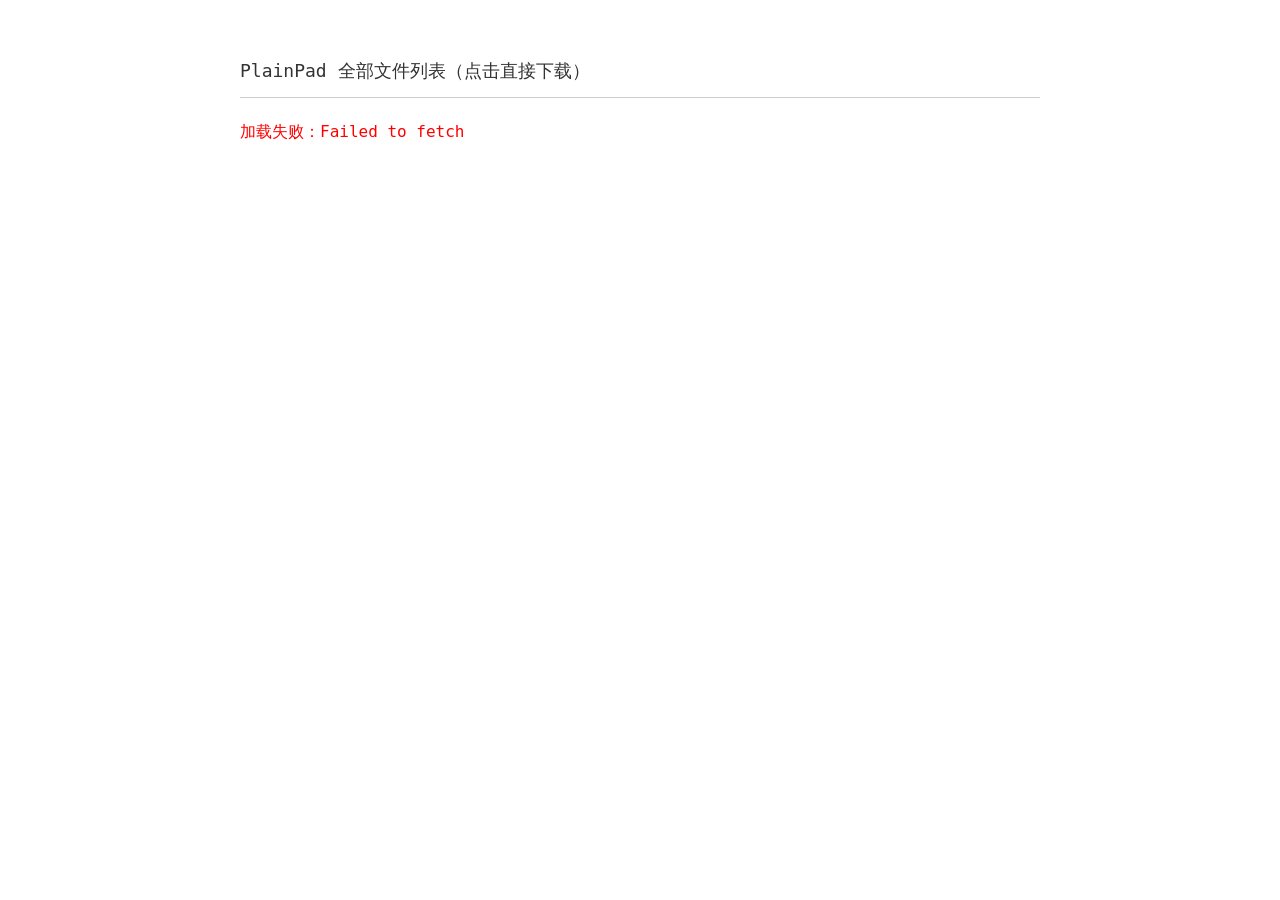
<file: app/PlainPad/download/files.html>
<!DOCTYPE html>
<html lang="zh-CN">
<head>
    <meta charset="UTF-8">
    <meta name="viewport" content="width=device-width, initial-scale=1.0">
    <title>PlainPad 文件列表</title>
    <style>
        body {
            font-family: ui-monospace, SFMono-Regular, Menlo, Monaco, Consolas, monospace;
            padding: 40px 20px;
            line-height: 1.8;
            max-width: 800px;
            margin: 0 auto;
            color: #333;
        }
        h2 { font-size: 18px; font-weight: normal; border-bottom: 1px solid #ccc; padding-bottom: 10px; margin-bottom: 20px; }
        ul { list-style-type: none; padding: 0; }
        li { margin-bottom: 10px; display: flex; align-items: center; gap: 10px; }
        a { color: #0369a1; text-decoration: none; }
        a:hover { text-decoration: underline; }
        .tag { font-size: 12px; color: #666; }
        .pre { color: #d97706; }
        .loading { color: #888; font-style: italic; }
    </style>
</head>
<body>
    <h2>PlainPad 全部文件列表（点击直接下载）</h2>
    <ul id="file-list">
        <li class="loading">正在获取文件列表...</li>
    </ul>

    <script>
        // 使用 Pages 镜像作为直接下载地址
        const PAGES_BASE = 'https://plainpad-files.pages.dev';

        fetch('https://api2.sunwe.dpdns.org/api/releases')
            .then(res => res.json())
            .then(data => {
                if (!data || data.length === 0) {
                    document.getElementById('file-list').innerHTML = '<li>暂无文件</li>';
                    return;
                }

                // 按发布时间排序（API 默认已排好）
                const html = data.map(item => {
                    const fileName = `PlainPad-v${item.version}.apk`;
                    const url = `${PAGES_BASE}/${fileName}`;
                    const isPre = item.is_pre === 1;
                    
                    return `
                        <li>
                            <a href="${url}" download>${fileName}</a>
                            ${isPre ? '<span class="tag pre">[预览版]</span>' : ''}
                        </li>
                    `;
                }).join('');

                document.getElementById('file-list').innerHTML = html;
            })
            .catch(err => {
                document.getElementById('file-list').innerHTML = `<li style="color:red;">加载失败：${err.message}</li>`;
            });
    </script>
</body>
</html>
</file>
<file: app/PlainPad/css/style.css>
:root {
    --bg: #f8fafc;
    --card: #fff;
    --border: #e2e8f0;
    --text: #0f172a;
    --muted: #64748b;
    --faint: #94a3b8;
    --brand: #5B65F5;
    --brand-hover: #4A54E1;
    --brand-bg: #F0F4FF;
    --brand-border: #D6E0FF;
    --green: #10B981;
    --green-bg: #ECFDF5;
    --amber: #F59E0B;
    --amber-bg: #FFFBEB;
}
* { box-sizing: border-box; margin: 0; padding: 0; }
body {
    font-family: -apple-system, BlinkMacSystemFont, "Segoe UI", Roboto, Helvetica, Arial, sans-serif;
    background-color: var(--bg);
    color: var(--text);
    line-height: 1.6;
    -webkit-font-smoothing: antialiased;
}
.container { max-width: 800px; margin: 0 auto; padding: 60px 20px; }

/* 头部 */
header { text-align: center; margin-bottom: 48px; }
.app-icon-wrap {
    position: relative; width: 92px; height: 92px;
    margin: 0 auto 26px;
    animation: iconIn .55s cubic-bezier(.22,.68,.32,1.12) both;
}
.app-icon-wrap::before {
    content: ""; position: absolute; inset: -26px; border-radius: 50%;
    background: radial-gradient(circle, rgba(91,101,245,.15), transparent 70%);
    filter: blur(10px); z-index: -1; pointer-events: none;
}
.app-icon { width: 100%; height: 100%; filter: drop-shadow(0 8px 16px rgba(91,101,245,.25)); }
.app-icon svg { display: block; width: 100%; height: 100%; }
@keyframes iconIn { from { opacity: 0; transform: translateY(-10px) scale(.92); } to { opacity: 1; transform: none; } }

h1 { font-size: 3rem; font-weight: 800; letter-spacing: -0.05em; margin-bottom: 12px; }
.subtitle { font-size: 1.15rem; color: var(--muted); margin-bottom: 24px; }

/* 动态 Meta 行 */
.meta-row {
    display: flex; flex-wrap: wrap; justify-content: center; align-items: center; gap: 8px;
    font-size: 0.85rem; color: var(--muted); margin-bottom: 28px;
    min-height: 24px;
}
.meta-tag {
    display: inline-flex; align-items: center; gap: 4px;
    background: var(--card); border: 1px solid var(--border);
    padding: 3px 10px; border-radius: 999px; font-weight: 500;
}
.meta-tag.badge-pre { color: var(--amber); background: var(--amber-bg); border-color: #FEF3C7; }
.meta-tag.badge-stable { color: var(--green); background: var(--green-bg); border-color: #A7F3D0; }
.skeleton-meta { width: 120px; height: 24px; border-radius: 999px; background: #eef1f7; animation: pulse 1.5s infinite; }
@keyframes pulse { 0% { opacity: 1; } 50% { opacity: .4; } 100% { opacity: 1; } }

/* 操作按钮 */
.actions { display: flex; flex-wrap: wrap; justify-content: center; gap: 12px; margin-bottom: 40px; }
.btn {
    display: inline-flex; align-items: center; justify-content: center; gap: 8px;
    text-decoration: none; padding: 12px 26px; border-radius: 12px;
    font-weight: 600; font-size: 0.95rem; border: 1px solid transparent;
    transition: all .2s ease; cursor: pointer; outline: none;
}
.btn:active { transform: scale(0.96); }
.btn-primary { color: #fff; background: var(--brand); box-shadow: 0 6px 16px -6px rgba(91,101,245,.5); }
.btn-primary:hover { background: var(--brand-hover); transform: translateY(-1px); box-shadow: 0 8px 20px -6px rgba(91,101,245,.6); }
.btn-ghost { color: var(--text); background: var(--card); border-color: var(--border); }
.btn-ghost:hover { background: #f8fafc; border-color: var(--border-hover); }
.btn svg { width: 18px; height: 18px; fill: currentColor; flex: none; }

.spinner-white {
    width: 14px; height: 14px; border: 2px solid rgba(255,255,255,.3);
    border-top-color: #fff; border-radius: 50%;
    animation: spin 0.8s linear infinite; display: inline-block;
}
@keyframes spin { to { transform: rotate(360deg); } }

/* 最新版卡片 */
.latest-card {
    background: var(--card); border: 1px solid var(--border);
    border-radius: 18px; padding: 24px; margin-bottom: 48px;
    box-shadow: 0 10px 30px -24px rgba(16,24,40,.15);
    position: relative; overflow: hidden;
}
.latest-card::before {
    content: ""; position: absolute; top: 0; left: 0; width: 4px; height: 100%; background: var(--brand);
}
.latest-header { display: flex; justify-content: space-between; align-items: center; margin-bottom: 16px; }
.latest-title { font-size: 1.25rem; font-weight: 700; display: flex; align-items: center; gap: 8px; }
.latest-date { font-size: 0.85rem; color: var(--faint); }
.latest-content { font-size: 0.95rem; color: var(--muted); line-height: 1.7; white-space: pre-wrap; }
.skeleton-text { height: 16px; margin-bottom: 10px; border-radius: 4px; background: #eef1f7; animation: pulse 1.5s infinite; }

/* 提示条 */
.notice {
    display: flex; align-items: flex-start; gap: 10px;
    margin: 0 0 48px; padding: 12px 16px;
    background: var(--brand-bg); border: 1px solid var(--brand-border);
    border-left: 3px solid var(--brand); border-radius: 10px;
    font-size: 0.85rem; color: var(--muted); line-height: 1.65; text-align: left;
}
.notice svg { flex: none; width: 15px; height: 15px; margin-top: 3px; color: var(--brand); }
.notice strong { color: var(--text); font-weight: 600; }
.notice a { color: var(--brand); text-decoration: none; font-weight: 500; }
.notice a:hover { text-decoration: underline; }

/* 内容区块 */
.section-title {
    font-size: 1.4rem; font-weight: 700; margin-bottom: 24px;
    padding-bottom: 8px; border-bottom: 2px solid var(--border);
}
.features-grid {
    display: grid; grid-template-columns: repeat(auto-fit, minmax(300px, 1fr));
    gap: 20px; margin-bottom: 48px;
}
.feature-card {
    background-color: var(--card); border: 1px solid var(--border);
    border-radius: 14px; padding: 24px; transition: all .2s;
}
.feature-card:hover { border-color: var(--border-hover); box-shadow: 0 4px 16px -8px rgba(16,24,40,.08); }
.feature-icon { font-size: 1.8rem; margin-bottom: 12px; display: inline-block; padding: 8px; background: var(--bg); border-radius: 12px; }
.feature-card h3 { font-size: 1.1rem; margin-bottom: 8px; }
.feature-card p { font-size: 0.95rem; color: var(--muted); }

.details-list { list-style: none; margin-bottom: 60px; }
.details-list li {
    padding: 12px 0; border-bottom: 1px dashed var(--border);
    display: flex; align-items: flex-start; font-size: 0.95rem;
}
.details-list li::before { content: "•"; color: var(--brand); margin-right: 12px; font-weight: bold; }

/* 页脚 */
footer {
    text-align: center; margin-top: 80px; padding-top: 24px;
    border-top: 1px solid var(--border); color: var(--faint); font-size: 0.9rem;
}
footer p + p { margin-top: 6px; }
footer a { color: var(--muted); text-decoration: none; transition: color .2s; }
footer a:hover { color: var(--text); text-decoration: underline; }
footer .foot-note { margin-top: 14px; padding-top: 12px; border-top: 1px dashed var(--border); font-size: 0.85rem; }

@media (max-width: 520px) {
    .container { padding: 40px 16px; }
    .app-icon-wrap { width: 76px; height: 76px; margin-bottom: 22px; }
    h1 { font-size: 2.2rem; }
    .subtitle { font-size: 1rem; }
    .actions { flex-direction: column; align-items: stretch; }
    .btn { width: 100%; }
    .latest-card { padding: 18px; }
    .latest-header { flex-direction: column; align-items: flex-start; gap: 4px; }
}
</file>
<file: app/PlainPad/download/download.css>
:root {
  --bg: #f8fafc;
  --card: #ffffff;
  --border: #e2e8f0;
  --border-hover: #cbd5e1;
  --text: #0f172a;
  --text-muted: #64748b;
  --text-faint: #94a3b8;
  
  --primary: #0f172a;
  --primary-hover: #1e293b;
  --brand: #3b82f6;
  
  --lanzou-text: #ea580c;
  --lanzou-bg: #fff7ed;
  --lanzou-border: #fed7aa;
  
  --fast: #10b981;
  --fast-bg: #ecfdf5;
  --fast-border: #a7f3d0;
  
  --radius-lg: 14px;
  --radius-md: 10px;
  --radius-sm: 6px;
}

@media (prefers-color-scheme: dark) {
  :root {
    --bg: #0f172a;
    --card: #1e293b;
    --border: #334155;
    --border-hover: #475569;
    --text: #f8fafc;
    --text-muted: #94a3b8;
    --text-faint: #64748b;
    
    --primary: #f8fafc;
    --primary-hover: #e2e8f0;
    --brand: #60a5fa;
    
    --lanzou-text: #fb923c;
    --lanzou-bg: rgba(234, 88, 12, 0.15);
    --lanzou-border: rgba(234, 88, 12, 0.3);
    
    --fast: #34d399;
    --fast-bg: rgba(16, 185, 129, 0.15);
    --fast-border: rgba(16, 185, 129, 0.3);
  }
}

* { box-sizing: border-box; margin: 0; padding: 0; }
html { -webkit-text-size-adjust: 100%; }
body {
  font-family: -apple-system, BlinkMacSystemFont, "Segoe UI", "PingFang SC", "Hiragino Sans GB", "Microsoft YaHei", sans-serif;
  color: var(--text);
  line-height: 1.6;
  min-height: 100vh;
  -webkit-font-smoothing: antialiased;
  -webkit-tap-highlight-color: transparent;
  padding-left: env(safe-area-inset-left);
  padding-right: env(safe-area-inset-right);
  background: var(--bg);
  transition: background 0.3s, color 0.3s;
}
a { color: inherit; }
button { font-family: inherit; }
code { font-family: ui-monospace, SFMono-Regular, Menlo, Consolas, monospace; }
.wrap { max-width: 720px; margin: 0 auto; padding: 0 18px 56px; }

/* 返回按钮 */
.back-link {
  display: inline-flex; align-items: center; gap: 6px;
  margin-top: 18px; padding: 4px 0; font-size: 13px; color: var(--text-faint);
  text-decoration: none; transition: color 0.2s; touch-action: manipulation;
}
.back-link svg { width: 14px; height: 14px; flex: none; transition: transform 0.2s; }
.back-link:hover { color: var(--text-muted); }
.back-link:hover svg { transform: translateX(-2px); }

/* 头部 */
.hero { text-align: center; padding: 26px 0 24px; }
.logo { width: 58px; height: 58px; margin: 0 auto 14px; filter: drop-shadow(0 4px 8px rgba(0,0,0,0.1)); }
.logo svg { display: block; width: 100%; height: 100%; }
.hero h1 { font-size: 26px; font-weight: 750; letter-spacing: -0.5px; }
.sub { color: var(--text-muted); font-size: 14px; margin-top: 4px; }
.meta { color: var(--text-faint); font-size: 12px; margin-top: 10px; display: flex; gap: 6px; justify-content: center; flex-wrap: wrap; }
.meta span { display: inline-flex; align-items: center; gap: 6px; }
.meta span + span::before { content: "·"; color: var(--border-hover); }
.meta a { color: inherit; text-decoration: none; border-bottom: 1px dotted var(--border-hover); transition: all 0.2s; }
.meta a:hover { color: var(--text-muted); border-bottom-color: var(--text-muted); }

/* 提示条 */
.notice {
  display: flex; align-items: flex-start; gap: 9px;
  margin-top: 6px; padding: 11px 14px;
  background: var(--card); border: 1px solid var(--border);
  border-left: 3px solid var(--brand); border-radius: var(--radius-md);
  font-size: 12.5px; color: var(--text-muted); line-height: 1.65;
}
.notice svg { flex: none; width: 15px; height: 15px; margin-top: 3px; color: var(--brand); }
.notice p { margin: 0; }
.notice strong { color: var(--text); font-weight: 600; }
.notice a { color: var(--brand); text-decoration: none; font-weight: 500; }
.notice a:hover { text-decoration: underline; }

/* 骨架屏 */
.skeleton { background: var(--border); border-radius: var(--radius-sm); animation: pulse 1.5s infinite ease-in-out; }
@keyframes pulse { 0% { opacity: 1; } 50% { opacity: 0.5; } 100% { opacity: 1; } }
.skeleton-text { height: 16px; margin-bottom: 8px; }
.skeleton-title { height: 26px; width: 120px; margin-bottom: 12px; }

/* 最新版卡片 */
.dl-card {
  margin-top: 12px; background: var(--card); border: 1px solid var(--border);
  border-radius: var(--radius-lg); padding: 22px;
  box-shadow: 0 4px 20px -10px rgba(0,0,0,0.05);
  position: relative; transition: border-color 0.2s;
}
.dl-top { display: flex; align-items: center; justify-content: space-between; gap: 18px; flex-wrap: wrap; }
.badge {
  display: inline-flex; align-items: center; gap: 4px; font-size: 11px; font-weight: 600;
  color: var(--brand); background: var(--bg); border: 1px solid var(--border);
  padding: 2px 9px; border-radius: 999px;
}
.badge-pre { color: #d97706; background: #fffbeb; border-color: #fcd34d; }
@media (prefers-color-scheme: dark) {
  .badge-pre { color: #fbbf24; background: rgba(217,119,6,0.15); border-color: rgba(217,119,6,0.3); }
}
.dl-info h2 { font-size: 26px; font-weight: 750; letter-spacing: -0.4px; margin-top: 6px; display: flex; align-items: baseline; gap: 8px; }
.dl-note { font-size: 13px; color: var(--text-muted); margin-top: 6px; line-height: 1.6; }

/* 下载按钮 */
.dl-actions { display: flex; gap: 10px; flex-wrap: wrap; margin-top: 18px; }
.btn {
  display: inline-flex; align-items: center; justify-content: center; gap: 6px;
  padding: 11px 20px; border-radius: var(--radius-md); font-size: 14px; font-weight: 600;
  text-decoration: none; border: 1px solid transparent;
  transition: all 0.2s ease; cursor: pointer; touch-action: manipulation; position: relative;
  outline: none;
}
.btn:active { transform: scale(0.96); }
.btn-primary { color: var(--bg); background: var(--primary); box-shadow: 0 4px 12px -4px rgba(0,0,0,0.2); }
.btn-primary:hover { background: var(--primary-hover); transform: translateY(-1px); box-shadow: 0 6px 16px -4px rgba(0,0,0,0.3); }
.btn-lanzou { color: var(--lanzou-text); background: var(--lanzou-bg); border-color: var(--lanzou-border); }
.btn-lanzou:hover { filter: brightness(0.95); transform: translateY(-1px); }

/* 最快线路特效 */
.btn.fast {
  background: var(--fast) !important;
  color: #fff !important;
  border-color: transparent !important;
  box-shadow: 0 0 0 3px var(--fast-bg), 0 4px 12px -4px rgba(16,185,129,0.5) !important;
  transform: none;
}
.btn.fast:hover { transform: translateY(-1px); }
.btn.fast::after {
  content: "⚡ 最快";
  position: absolute; top: -10px; right: -8px;
  background: var(--card); color: var(--fast);
  font-size: 10px; font-weight: 800;
  padding: 2px 6px; border-radius: var(--radius-sm);
  border: 1px solid var(--fast);
  box-shadow: 0 2px 6px rgba(16,185,129,0.2);
  animation: bounceIn 0.4s cubic-bezier(0.175, 0.885, 0.32, 1.275);
  z-index: 10;
}
@keyframes bounceIn { 0% { transform: scale(0); opacity: 0; } 80% { transform: scale(1.1); opacity: 1; } 100% { transform: scale(1); } }

/* 测速模块 */
.speed-section { margin-top: 16px; padding-top: 16px; border-top: 1px dashed var(--border); }
.speed-btn {
  position: relative; overflow: hidden;
  display: flex; align-items: center; justify-content: center; gap: 6px;
  width: 100%; padding: 10px; border-radius: var(--radius-md);
  background: var(--bg); border: 1px solid var(--border);
  color: var(--text-muted); font-size: 13px; font-weight: 500;
  cursor: pointer; transition: all 0.2s ease; outline: none; touch-action: manipulation;
}
.speed-btn:hover { background: var(--card); border-color: var(--border-hover); color: var(--text); }
.speed-btn:active { transform: scale(0.98); }
.speed-btn svg { width: 14px; height: 14px; flex: none; z-index: 2; }
.speed-text { z-index: 2; display: flex; align-items: center; gap: 6px; flex-wrap: wrap; justify-content: center; }
.speed-progress { position: absolute; left: 0; bottom: 0; height: 2px; width: 0%; background: var(--brand); transition: width 0.4s cubic-bezier(0.22, 1, 0.36, 1); z-index: 1; }
.speed-btn.testing { background: var(--bg); color: var(--brand); border-color: var(--brand); cursor: progress; }
.speed-btn.testing .speed-progress { background: var(--brand); }
.speed-btn.success { background: var(--fast-bg); border-color: var(--fast-border); color: var(--fast); }
.speed-btn.success svg { color: var(--fast); }
.speed-btn.success .speed-progress { background: var(--fast); width: 100% !important; }
.speed-btn.success b { font-weight: 700; }
.speed-action {
  font-size: 11px; font-weight: 500; padding: 2px 6px; border-radius: var(--radius-sm);
  background: rgba(0,0,0,0.05); color: var(--text-muted); margin-left: 4px;
  display: inline-flex; align-items: center; gap: 2px;
}
@media (prefers-color-scheme: dark) { .speed-action { background: rgba(255,255,255,0.1); } }
.speed-btn.success .speed-action { background: var(--fast-bg); color: var(--fast); }

/* 底部辅助链接 */
.dl-foot { display: flex; align-items: center; justify-content: center; gap: 14px; flex-wrap: wrap; margin-top: 16px; font-size: 13px; }
.link-muted {
  color: var(--text-faint); text-decoration: none; background: none; border: 0;
  font-size: 13px; cursor: pointer; padding: 0 2px; border-bottom: 1px dashed var(--border-hover);
  transition: all 0.2s ease; display: inline-flex; align-items: center; gap: 4px;
}
.link-muted:hover { color: var(--text); border-color: var(--text); }
.link-muted.fast { color: var(--fast) !important; border-bottom: 1px solid var(--fast) !important; font-weight: 600; }

/* 转圈动画 */
.spinner { width: 14px; height: 14px; border: 2px solid var(--border); border-top-color: var(--brand); border-radius: 50%; animation: spin 0.8s linear infinite; display: inline-block; margin-right: 4px; }
.spinner-white { border-color: rgba(255,255,255,0.3); border-top-color: #fff; }
@keyframes spin { to { transform: rotate(360deg); } }

/* SHA 折叠区 */
.sha-wrap { margin-top: 12px; }
.sha-wrap summary { list-style: none; cursor: pointer; font-size: 12px; color: var(--text-faint); display: inline-flex; align-items: center; gap: 5px; user-select: none; transition: color 0.2s; }
.sha-wrap summary::-webkit-details-marker { display: none; }
.sha-wrap summary::before { content: "▸"; font-size: 10px; transition: transform 0.2s; }
.sha-wrap[open] summary::before { transform: rotate(90deg); }
.sha-wrap summary:hover { color: var(--text); }
.sha-body { margin-top: 8px; padding: 10px 12px; background: var(--bg); border: 1px solid var(--border); border-radius: var(--radius-md); display: flex; align-items: center; gap: 10px; flex-wrap: wrap; }
.sha-body code { font-size: 11px; color: var(--text-muted); word-break: break-all; line-height: 1.5; flex: 1; min-width: 160px; }
.sha-missing { margin-top: 10px; font-size: 12px; color: var(--text-faint); background: var(--bg); border: 1px dashed var(--border); border-radius: var(--radius-md); padding: 8px 12px; display: inline-block; }
.sha-warn { margin-top: 10px; font-size: 11.5px; color: #d97706; background: #fffbeb; border: 1px solid #fcd34d; border-radius: var(--radius-md); padding: 7px 11px; line-height: 1.55; }
@media (prefers-color-scheme: dark) { .sha-warn { color: #fbbf24; background: rgba(217,119,6,0.15); border-color: rgba(217,119,6,0.3); } }

/* 复制按钮 */
.copy-btn { font: inherit; font-size: 11.5px; padding: 3px 10px; border-radius: var(--radius-sm); border: 1px solid var(--border); background: var(--card); color: var(--text-muted); cursor: pointer; flex: none; transition: all 0.2s; display: flex; align-items: center; gap: 4px; }
.copy-btn:hover { color: var(--brand); border-color: var(--brand); }
.copy-btn:active { transform: scale(0.95); }

/* 历史版本列表 */
.sec-head { display: flex; align-items: baseline; justify-content: space-between; gap: 12px; flex-wrap: wrap; margin: 40px 0 14px; }
.sec-head h2 { font-size: 18px; font-weight: 700; }
.pw { font-size: 12.5px; color: var(--text-faint); display: inline-flex; align-items: center; gap: 6px; }
.pw b { color: var(--text-muted); font-family: ui-monospace, monospace; letter-spacing: 0.5px; }
.search-box { position: relative; display: flex; align-items: center; margin-bottom: 12px; background: var(--card); border: 1px solid var(--border); border-radius: var(--radius-md); padding: 0 12px; transition: all 0.2s; }
.search-box:focus-within { border-color: var(--brand); box-shadow: 0 0 0 3px rgba(59,130,246,0.1); }
.search-box svg { flex: none; color: var(--text-faint); width: 16px; height: 16px; }
.search-box input { flex: 1; border: 0; outline: 0; background: transparent; padding: 11px 8px; font: inherit; font-size: 14px; color: var(--text); min-width: 0; }
.search-box input::placeholder { color: var(--text-faint); font-size: 13px; }
.search-box input::-webkit-search-cancel-button { display: none; }
.search-clear { flex: none; border: 0; background: var(--border); color: var(--text-muted); width: 20px; height: 20px; border-radius: 50%; cursor: pointer; font-size: 13px; line-height: 1; display: grid; place-items: center; padding: 0; transition: all 0.2s; }
.search-clear:hover { background: var(--border-hover); color: var(--text); }

.ver-list { list-style: none; display: grid; gap: 10px; }
.ver-item { background: var(--card); border: 1px solid var(--border); border-radius: var(--radius-md); padding: 14px 16px; transition: border-color 0.2s, box-shadow 0.2s; }
.ver-item:hover { border-color: var(--border-hover); box-shadow: 0 4px 12px -6px rgba(0,0,0,0.05); }
.ver-head { display: flex; align-items: center; justify-content: space-between; gap: 10px; flex-wrap: wrap; }
.ver-title { display: flex; align-items: center; gap: 8px; }
.ver-num { font-size: 16px; font-weight: 700; font-variant-numeric: tabular-nums; }
.tag { font-size: 10.5px; padding: 1px 7px; border-radius: 999px; font-weight: 500; line-height: 1.7; }
.tag-latest { background: var(--fast-bg); color: var(--fast); }
.tag-pre { background: #fffbeb; color: #d97706; }
@media (prefers-color-scheme: dark) { .tag-pre { background: rgba(217,119,6,0.15); color: #fbbf24; } }
.tag-none { background: var(--bg); color: var(--text-faint); }

.ver-btns { display: flex; gap: 8px; flex-wrap: wrap; }
.mini { font-size: 12px; padding: 5px 12px; border-radius: var(--radius-sm); text-decoration: none; border: 1px solid var(--border); background: var(--card); color: var(--text-muted); transition: all 0.2s; white-space: nowrap; display: inline-flex; align-items: center; gap: 4px; }
.mini:hover { background: var(--bg); color: var(--text); border-color: var(--border-hover); }
.mini:active { transform: scale(0.95); }
.mini-pages, .mini-mirror { color: var(--brand); border-color: rgba(59,130,246,0.3); background: rgba(59,130,246,0.05); }
.mini-pages:hover, .mini-mirror:hover { background: rgba(59,130,246,0.1); color: var(--brand); border-color: var(--brand); }
.mini-lanzou { color: var(--lanzou-text); border-color: var(--lanzou-border); background: var(--lanzou-bg); }
.mini-lanzou:hover { filter: brightness(0.95); border-color: var(--lanzou-text); }

.ver-sha { margin-top: 8px; }
.ver-sha summary { list-style: none; cursor: pointer; font-size: 11.5px; color: var(--text-faint); display: inline-flex; align-items: center; gap: 4px; user-select: none; transition: color 0.2s; }
.ver-sha summary::-webkit-details-marker { display: none; }
.ver-sha summary::before { content: "▸"; font-size: 9px; transition: transform 0.2s; }
.ver-sha[open] summary::before { transform: rotate(90deg); }
.ver-sha summary:hover { color: var(--text-muted); }
.ver-sha .sha-body { margin-top: 6px; padding: 8px 10px; }

/* 无数据/错误状态 */
.empty-state { padding: 40px 20px; text-align: center; color: var(--text-faint); font-size: 14px; background: var(--card); border: 1px dashed var(--border); border-radius: var(--radius-lg); list-style: none; display: flex; flex-direction: column; align-items: center; justify-content: center; gap: 10px; }
.empty-state svg { width: 32px; height: 32px; color: var(--border-hover); }
.empty-state b { color: var(--text); font-weight: 600; }
.more { display: block; width: 100%; margin-top: 12px; padding: 12px; border-radius: var(--radius-md); border: 1px dashed var(--border); background: transparent; color: var(--text-muted); font-size: 13px; font-weight: 500; cursor: pointer; transition: all 0.2s; }
.more:hover { background: var(--card); border-style: solid; color: var(--text); border-color: var(--border-hover); }

/* 页脚 */
footer { margin-top: 48px; padding-top: 24px; border-top: 1px solid var(--border); text-align: center; font-size: 12.5px; color: var(--text-faint); }
footer p + p { margin-top: 8px; }
footer a { color: var(--text-muted); text-decoration: none; transition: color 0.2s; }
footer a:hover { color: var(--text); text-decoration: underline; }
footer .foot-note { margin-top: 12px; padding-top: 12px; border-top: 1px dashed var(--border); font-size: 12px; line-height: 1.6; }
footer .foot-note b { color: var(--text-muted); font-weight: 600; }

/* 底部固定条 */
.dock { display: none; }

/* Toast 提示 */
#toast { position: fixed; left: 50%; bottom: 32px; transform: translate(-50%, 20px); background: var(--primary); color: var(--bg); padding: 10px 20px; border-radius: var(--radius-md); font-size: 13.5px; font-weight: 500; box-shadow: 0 10px 30px -5px rgba(0,0,0,0.3); opacity: 0; pointer-events: none; transition: all 0.3s cubic-bezier(0.22, 0.68, 0.32, 1.2); z-index: 999; max-width: calc(100vw - 32px); text-align: center; display: flex; align-items: center; gap: 8px; }
#toast.show { opacity: 1; transform: translate(-50%, 0); }
#toast svg { width: 16px; height: 16px; }

/* 响应式 */
@media (pointer: coarse) {
  .btn { min-height: 46px; }
  .mini { min-height: 34px; padding: 6px 12px; }
  .copy-btn { min-height: 32px; }
  .back-link { min-height: 36px; margin-top: 10px; }
  .speed-btn { min-height: 44px; }
}

@media (max-width: 600px) {
  .wrap { padding: 0 14px 92px; }
  .back-link { font-size: 13px; margin-top: 12px; }
  .hero { padding: 20px 0 20px; }
  .logo { width: 52px; height: 52px; margin-bottom: 12px; }
  .hero h1 { font-size: 24px; }
  .sub { font-size: 13px; }
  .meta { font-size: 11px; margin-top: 8px; gap: 4px; }
  .notice { font-size: 12px; padding: 10px 12px; gap: 8px; line-height: 1.6; }
  .notice svg { width: 14px; height: 14px; margin-top: 2px; }
  
  .dl-card { padding: 18px; border-radius: var(--radius-lg); }
  .dl-top { flex-direction: column; align-items: stretch; gap: 14px; }
  .dl-info h2 { font-size: 24px; }
  
  .dl-actions { display: flex; flex-direction: column; gap: 10px; }
  .btn { width: 100%; padding: 12px; font-size: 15px; }
  .btn.fast::after { right: 12px; top: -10px; }
  
  .sec-head { margin: 32px 0 12px; }
  .sec-head h2 { font-size: 16px; }
  .pw { font-size: 12px; }
  
  .search-box { padding: 0 12px; }
  .search-box input { font-size: 16px; padding: 10px 6px; }
  .search-box input::placeholder { font-size: 13.5px; }
  
  .ver-item { padding: 12px 14px; }
  .ver-num { font-size: 15px; }
  .ver-head { flex-direction: column; align-items: flex-start; gap: 10px; }
  
  .ver-btns { width: 100%; display: grid; grid-template-columns: 1fr 1fr; gap: 8px; }
  .mini { justify-content: center; padding: 8px 0; font-size: 13px; }
  
  .sha-body code { font-size: 10px; }
  #toast { bottom: calc(84px + env(safe-area-inset-bottom)); }
  
  .dock { display: flex; align-items: center; gap: 12px; position: fixed; left: 0; right: 0; bottom: 0; padding: 10px 16px calc(10px + env(safe-area-inset-bottom)); background: var(--card); border-top: 1px solid var(--border); z-index: 50; box-shadow: 0 -4px 20px -10px rgba(0,0,0,0.05); }
  .dock-info { flex: 1; min-width: 0; }
  .dock-title { display: block; font-size: 14px; font-weight: 700; line-height: 1.35; }
  .dock-sub { display: block; font-size: 11.5px; color: var(--text-muted); line-height: 1.35; font-weight: 500; white-space: nowrap; overflow: hidden; text-overflow: ellipsis; }
  .dock .btn { flex: none; padding: 10px 24px; font-size: 14px; border-radius: var(--radius-md); min-height: auto; width: auto; }
}
</file>
<file: mcserver/1/coords/style.css>
/* ===== Minecraft 像素字体 ===== */
@font-face {
  font-family: 'Monocraft';
  src: url('/fonts/Monocraft.ttf') format('truetype');
  font-display: swap;
  font-weight: 400;
}
@font-face {
  font-family: 'Zpix';
  src: url('/fonts/zpix.woff2') format('woff2');
  font-display: swap;
}

:root[data-theme="dark"]{
  --bg:#0d1117; --panel:#161b22; --panel-2:#21262d;
  --border:#30363d; --border-hover:#484f58;
  --text:#e6edf3; --text-2:#c9d1d9; --muted:#8b949e; --faint:#6e7681;
  --accent:#3fb950; --accent-2:#56d364;
  --over:#3fb950; --nether:#e06c4a; --end:#a371f7;
  --code-bg:#0d1117; --code-text:#7ee787; --tag-bg:#21262d;
  --warn:#d29922; --danger:#f85149;
  --hero:#e6edf3;
  --tag-tech:#58a6ff; --tag-trade:#d29922; --tag-farm:#3fb950;
  --tag-legacy:#8b949e; --tag-cheap:#f0883e; --tag-dead:#f85149;
  --shadow:0 8px 24px rgba(1,4,9,.5);
  --modal-backdrop:rgba(1,4,9,.7);
  --hl-bg:#d29922; --hl-text:#0d1117;
}
:root[data-theme="light"]{
  --bg:#f6f8fa; --panel:#ffffff; --panel-2:#f6f8fa;
  --border:#d0d7de; --border-hover:#8c959f;
  --text:#1f2328; --text-2:#32383f; --muted:#656d76; --faint:#8c959f;
  --accent:#1f883d; --accent-2:#1a7f37;
  --over:#1f883d; --nether:#cf222e; --end:#8250df;
  --code-bg:#f6f8fa; --code-text:#1a7f37; --tag-bg:#eaeef2;
  --warn:#9a6700; --danger:#cf222e;
  --hero:#1f2328;
  --tag-tech:#0969da; --tag-trade:#9a6700; --tag-farm:#1a7f37;
  --tag-legacy:#656d76; --tag-cheap:#bc4c00; --tag-dead:#cf222e;
  --shadow:0 8px 24px rgba(140,149,159,.2);
  --modal-backdrop:rgba(31,35,40,.5);
  --hl-bg:#fff3a3; --hl-text:#1f2328;
}
:root[data-skin="minecraft"][data-theme="dark"]{
  --bg:#1a1a1a; --panel:#2d2d2d; --panel-2:#3a3a3a;
  --border:#555555; --border-hover:#888888;
  --text:#ffffff; --text-2:#dddddd; --muted:#aaaaaa; --faint:#777777;
  --accent:#3C8527; --accent-2:#55FF55;
  --over:#55FF55; --nether:#FF5555; --end:#AA00AA;
  --code-bg:#1a1a1a; --code-text:#55FF55; --tag-bg:#3a3a3a;
  --warn:#FFAA00; --danger:#FF5555;
  --hero:#ffffff;
  --tag-tech:#55FFFF; --tag-trade:#FFAA00; --tag-farm:#55FF55;
  --tag-legacy:#AAAAAA; --tag-cheap:#FF8800; --tag-dead:#FF5555;
  --shadow:0 4px 0 #0a0a0a;
  --modal-backdrop:rgba(0,0,0,.75);
  --hl-bg:#FFAA00; --hl-text:#1a1a1a;
}
:root[data-skin="minecraft"][data-theme="light"]{
  --bg:#c6c6c6; --panel:#c6c6c6; --panel-2:#b8b8b8;
  --border:#555555; --border-hover:#333333;
  --text:#1a1a1a; --text-2:#333333; --muted:#555555; --faint:#777777;
  --accent:#3C8527; --accent-2:#2d6b1e;
  --over:#00AA00; --nether:#AA0000; --end:#AA00AA;
  --code-bg:#a8a8a8; --code-text:#1a4d23; --tag-bg:#b0b0b0;
  --warn:#AA6600; --danger:#AA0000;
  --hero:#1a1a1a;
  --tag-tech:#0055AA; --tag-trade:#8a5500; --tag-farm:#007700;
  --tag-legacy:#555555; --tag-cheap:#BB4400; --tag-dead:#AA0000;
  --shadow:0 4px 0 #7a7a7a;
  --modal-backdrop:rgba(0,0,0,.45);
  --hl-bg:#FFAA00; --hl-text:#1a1a1a;
}

*{box-sizing:border-box;-webkit-tap-highlight-color:transparent}
html{scroll-behavior:smooth;-webkit-text-size-adjust:100%}
body{margin:0;background:var(--bg);color:var(--text);font-family:"Segoe UI",-apple-system,BlinkMacSystemFont,"PingFang SC","Hiragino Sans GB","Microsoft YaHei",sans-serif;line-height:1.6;-webkit-font-smoothing:antialiased;transition:background-color .25s ease,color .25s ease;overflow-x:hidden}
.wrap{max-width:1120px;margin:0 auto;padding:32px 20px 80px}
header[id],h2[id],section[id]{scroll-margin-top:80px}
.ico{width:1em;height:1em;display:inline-block;vertical-align:-0.13em;flex-shrink:0;fill:none;stroke:currentColor;stroke-width:1.8;stroke-linecap:round;stroke-linejoin:round}
.hero-top{display:flex;justify-content:space-between;align-items:flex-start;gap:16px;flex-wrap:wrap}
h1{margin:0;font-size:clamp(22px,3.2vw,32px);letter-spacing:.2px;line-height:1.3;font-weight:700;color:var(--hero)}
.sub{color:var(--muted);font-size:13.5px;margin:8px 0 0}
.stats{display:flex;gap:16px;margin-top:14px;flex-wrap:wrap}
.stat{font-size:13px;color:var(--muted);display:flex;align-items:center;gap:6px}
.stat b{color:var(--text);font-size:15px;font-weight:600}
.stat .ico{font-size:15px;color:var(--accent)}
.hero-actions{display:flex;gap:8px;flex-wrap:wrap;align-items:center}
.lang-switch{display:inline-flex;border:1px solid var(--border);border-radius:6px;overflow:hidden;background:var(--panel)}
.lang-switch button{font-size:13px;padding:7px 13px;background:transparent;border:none;color:var(--muted);transition:.12s;font-family:inherit;cursor:pointer;white-space:nowrap}
.lang-switch button:hover{color:var(--text);background:var(--panel-2)}
.lang-switch button.active{background:var(--accent);color:#fff;font-weight:600}
.lang-switch button + button{border-left:1px solid var(--border)}
button{font-family:inherit;cursor:pointer}
.btn{display:inline-flex;align-items:center;gap:7px;font-size:13.5px;padding:8px 14px;border-radius:6px;border:1px solid var(--border);background:var(--panel);color:var(--text);transition:.12s ease;white-space:nowrap}
.btn:hover{background:var(--panel-2);border-color:var(--border-hover)}
.btn:active{transform:scale(.97)}
.btn .ico{font-size:15px}
.btn.primary{background:var(--accent);border-color:var(--accent);color:#fff;font-weight:600}
.btn.primary:hover{filter:brightness(1.06);background:var(--accent);border-color:var(--accent)}
.btn.danger{background:color-mix(in srgb,var(--danger) 12%,transparent);border-color:color-mix(in srgb,var(--danger) 50%,transparent);color:var(--danger);font-weight:600}
.btn.danger:hover{background:color-mix(in srgb,var(--danger) 18%,transparent)}
.btn.mini{font-size:12.5px;padding:6px 11px}
.btn:disabled{opacity:.5;cursor:not-allowed;transform:none}
.btn-icon{display:inline-flex;align-items:center;justify-content:center;width:30px;height:30px;border-radius:6px;border:1px solid var(--border);background:transparent;color:var(--muted);transition:.12s;flex-shrink:0}
.btn-icon:hover{background:var(--panel-2)}
.btn-icon:active{transform:scale(.94)}
.btn-icon.edit:hover{color:var(--accent);border-color:var(--accent)}
.btn-icon.delete:hover{color:var(--danger);border-color:var(--danger)}
.btn-icon .ico{font-size:14px}
.btn-copy{display:inline-flex;align-items:center;gap:5px;font-size:12px;color:var(--code-text);background:var(--tag-bg);border:1px solid var(--border);padding:5px 10px;border-radius:5px;transition:.12s ease;white-space:nowrap;font-family:inherit;cursor:pointer}
.btn-copy:hover{background:var(--panel-2);border-color:var(--border-hover)}
.btn-copy:active{transform:scale(.96)}
.btn-copy .ico{font-size:12px}
.download-wrap{position:relative;display:inline-block}
.download-wrap .chev-down{font-size:12px;transition:transform .2s ease;margin-left:-2px}
.download-wrap.open .chev-down{transform:rotate(180deg)}
.download-dropdown{position:absolute;top:calc(100% + 6px);right:0;min-width:260px;background:var(--panel);border:1px solid var(--border);border-radius:8px;padding:6px;box-shadow:var(--shadow);opacity:0;pointer-events:none;transform:translateY(-6px);transition:opacity .16s ease,transform .18s ease;z-index:80}
.download-wrap.open .download-dropdown{opacity:1;pointer-events:auto;transform:translateY(0)}
.dd-item{display:flex;align-items:center;gap:11px;width:100%;padding:10px 12px;border-radius:6px;background:transparent;border:none;color:var(--text);text-align:left;font-family:inherit;transition:.12s ease;cursor:pointer}
.dd-item:hover{background:var(--panel-2)}
.dd-item:active{transform:scale(.98)}
.dd-item .ico{font-size:18px;color:var(--accent);flex-shrink:0}
.dd-item-main{display:flex;flex-direction:column;gap:2px;flex:1;min-width:0}
.dd-item-title{font-weight:600;font-size:13.5px;color:var(--text);line-height:1.3}
.dd-item-sub{font-size:11.5px;color:var(--muted);font-family:ui-monospace,monospace}
.dd-backdrop{position:fixed;inset:0;z-index:75;background:rgba(0,0,0,.4);opacity:0;pointer-events:none;transition:opacity .16s ease;display:none}
body.is-mobile .dd-backdrop{display:block}
body.is-mobile .dd-backdrop.show{opacity:1;pointer-events:auto}
@media (max-width:660px){
  .download-wrap{display:contents}
  .download-dropdown{position:fixed;left:14px;right:14px;bottom:calc(14px + env(safe-area-inset-bottom,0px));top:auto;min-width:0;border-radius:12px;padding:8px;transform:translateY(20px);transform-origin:bottom center}
  .download-wrap.open .download-dropdown{transform:translateY(0)}
  .dd-item{padding:13px;border-radius:8px;gap:12px}
  .dd-item .ico{font-size:20px}
}
.toolbar{position:sticky;top:0;z-index:20;margin:24px 0 6px;padding:12px;background:color-mix(in srgb,var(--bg) 92%,transparent);backdrop-filter:blur(8px);-webkit-backdrop-filter:blur(8px);border:1px solid var(--border);border-radius:8px;display:flex;flex-direction:column;gap:10px}
.toolbar-row-1{display:flex;gap:10px;align-items:center;flex-wrap:wrap}
.toolbar-row-2{display:flex;gap:10px;align-items:center;flex-wrap:wrap;padding-top:10px;border-top:1px solid var(--border)}
.search-box{flex:1;min-width:200px;position:relative;display:flex;align-items:center}
.search-box .ico{position:absolute;left:11px;font-size:15px;color:var(--faint);pointer-events:none}
#search{width:100%;background:var(--bg);border:1px solid var(--border);border-radius:6px;padding:8px 12px 8px 34px;color:var(--text);font-size:14.5px;font-family:inherit;outline:none;transition:.12s;-webkit-appearance:none;appearance:none}
#search::placeholder{color:var(--faint)}
#search:focus{border-color:var(--accent);box-shadow:0 0 0 3px color-mix(in srgb,var(--accent) 20%,transparent)}
.filter-group{display:inline-flex;align-items:center;gap:6px;flex-wrap:wrap}
.filter-label{font-size:11px;color:var(--faint);font-weight:600;letter-spacing:.5px;text-transform:uppercase;display:inline-flex;align-items:center;gap:4px;margin-right:2px}
.filter-label .ico{font-size:12px}
.chip{display:inline-flex;align-items:center;gap:5px;font-size:12.5px;padding:5px 11px;border-radius:5px;border:1px solid var(--border);background:var(--panel);color:var(--muted);transition:.12s;font-family:inherit;cursor:pointer}
.chip:hover{color:var(--text);border-color:var(--border-hover)}
.chip:active{transform:scale(.96)}
.chip.active{background:var(--accent);border-color:var(--accent);color:#fff;font-weight:600}
.toolbar-actions{display:flex;gap:8px;align-items:center;flex-wrap:wrap;margin-left:auto}
@media (max-width:900px){
  .toolbar-row-2{flex-direction:column;align-items:stretch}
  .toolbar-actions{margin-left:0;width:100%;justify-content:flex-start}
}
.sec-title{display:flex;align-items:center;gap:10px;margin:32px 0 14px;font-size:17px;font-weight:600;letter-spacing:.2px}
.sec-title .st-ico{font-size:18px;color:var(--accent);display:inline-flex;padding:6px;border-radius:6px;background:var(--panel);border:1px solid var(--border)}
.sec-title .count{font-size:12px;font-weight:500;color:var(--muted);background:var(--panel);border:1px solid var(--border);padding:1px 8px;border-radius:999px}
.lm{display:flex;justify-content:space-between;align-items:center;gap:14px;background:var(--panel);border:1px solid var(--border);border-radius:8px;padding:12px 14px;margin-bottom:8px;transition:.12s ease;position:relative}
.lm:hover{border-color:var(--border-hover)}
.lm.selected{border-color:var(--accent);background:color-mix(in srgb,var(--accent) 5%,var(--panel))}
.lm-left{min-width:0;flex:1;display:flex;gap:10px;align-items:flex-start}
.lm-left-inner{min-width:0;flex:1}
.lm-check-wrap{padding-top:2px;display:none}
body.select-mode .lm-check-wrap{display:inline-flex}
.lm-check{width:17px;height:17px;flex-shrink:0;margin-top:4px;cursor:pointer;accent-color:var(--accent);border-radius:3px}
.lm-name{font-weight:600;display:flex;align-items:center;gap:7px;flex-wrap:wrap;font-size:14.5px}
.lm-name .ico{font-size:14px;color:var(--accent)}
.lm-note{font-size:12.5px;color:var(--muted);margin-top:3px}
.lm-meta{display:flex;gap:10px;flex-wrap:wrap;font-size:12px;color:var(--muted);margin-top:4px}
.lm-meta .meta-item{display:inline-flex;align-items:center;gap:4px}
.lm-meta .meta-item .ico{font-size:12px;color:var(--accent)}
.lm-meta .meta-item.builder-natural .ico{color:var(--over)}
.lm-meta .meta-item.builder-multi .ico{color:var(--tag-trade)}
.lm-right{display:flex;align-items:center;gap:8px;flex-shrink:0;flex-wrap:wrap;justify-content:flex-end}
.coords{font-family:ui-monospace,SFMono-Regular,Consolas,Menlo,monospace;font-size:12.5px;background:var(--bg);border:1px solid var(--border);padding:4px 9px;border-radius:5px;color:var(--code-text);white-space:nowrap}
.tag{font-size:10.5px;font-weight:600;color:var(--muted);background:var(--tag-bg);border:1px solid var(--border);padding:1px 6px;border-radius:4px;display:inline-flex;align-items:center;gap:3px;line-height:1.5}
.tag .ico{font-size:10px}
.tag.tech{color:var(--tag-tech);border-color:color-mix(in srgb,var(--tag-tech) 40%,transparent);background:color-mix(in srgb,var(--tag-tech) 12%,transparent)}
.tag.trade{color:var(--tag-trade);border-color:color-mix(in srgb,var(--tag-trade) 45%,transparent);background:color-mix(in srgb,var(--tag-trade) 14%,transparent)}
.tag.farm{color:var(--tag-farm);border-color:color-mix(in srgb,var(--tag-farm) 40%,transparent);background:color-mix(in srgb,var(--tag-farm) 12%,transparent)}
.tag.legacy{color:var(--tag-legacy);border-color:color-mix(in srgb,var(--tag-legacy) 40%,transparent);background:color-mix(in srgb,var(--tag-legacy) 10%,transparent)}
.tag.cheap{color:var(--tag-cheap);border-color:color-mix(in srgb,var(--tag-cheap) 40%,transparent);background:color-mix(in srgb,var(--tag-cheap) 12%,transparent)}
.tag.dead{color:var(--tag-dead);border-color:color-mix(in srgb,var(--tag-dead) 45%,transparent);background:color-mix(in srgb,var(--tag-dead) 12%,transparent)}
.dim-badge{display:inline-flex;align-items:center;gap:4px;font-size:11.5px;padding:2px 8px;border-radius:4px;border:1px solid;white-space:nowrap}
.dim-badge .ico{font-size:11px}
.dim-badge.overworld{color:var(--over);border-color:color-mix(in srgb,var(--over) 40%,transparent);background:color-mix(in srgb,var(--over) 10%,transparent)}
.dim-badge.nether{color:var(--nether);border-color:color-mix(in srgb,var(--nether) 40%,transparent);background:color-mix(in srgb,var(--nether) 10%,transparent)}
.dim-badge.end{color:var(--end);border-color:color-mix(in srgb,var(--end) 40%,transparent);background:color-mix(in srgb,var(--end) 10%,transparent)}
.lm.dead{opacity:.7}
.lm.dead .coords{color:var(--muted);text-decoration:line-through;text-decoration-color:var(--danger)}
.lm-group{display:block;padding:0;overflow:hidden}
.lm-group:hover{background:var(--panel)}
.lm-main{display:flex;justify-content:space-between;align-items:center;gap:14px;padding:12px 14px;cursor:pointer;transition:background .12s ease}
.lm-main:hover{background:var(--panel-2)}
.lm-main:active{background:var(--panel-2)}
.lm-group.open .lm-main{background:var(--panel-2)}
.child-count{font-size:10.5px;font-weight:500;color:var(--accent-2);background:color-mix(in srgb,var(--accent) 12%,transparent);border:1px solid color-mix(in srgb,var(--accent) 35%,transparent);padding:1px 7px;border-radius:999px;display:inline-flex;align-items:center;gap:3px}
.expand-hint{display:inline-flex;align-items:center;gap:5px;font-size:12px;color:var(--muted);background:var(--bg);border:1px solid var(--border);padding:4px 10px;border-radius:5px}
.lm-main:hover .expand-hint{color:var(--text)}
.chev{transition:transform .2s ease;font-size:12px}
.lm-group.open .chev{transform:rotate(90deg)}
.lm-children{display:none;border-top:1px solid var(--border);padding:8px 12px 12px;background:var(--bg)}
.lm-group.open .lm-children{display:block}
.child-row{display:flex;align-items:center;gap:10px;padding:7px 8px;border-radius:6px}
.child-row + .child-row{border-top:1px dashed var(--border)}
.child-label{display:inline-flex;align-items:center;gap:5px;font-size:12px;color:var(--muted);min-width:70px;flex-shrink:0}
.child-label .ico{font-size:12px;color:var(--accent)}
.child-row .coords{flex-shrink:0}
.child-row .btn-copy{margin-left:auto}
.machines{display:grid;grid-template-columns:repeat(auto-fill,minmax(320px,1fr));gap:12px}
.machine{background:var(--panel);border:1px solid var(--border);border-radius:8px;padding:14px 16px}
.machine h3{margin:0 0 10px;font-size:15px;display:flex;align-items:center;gap:8px;flex-wrap:wrap}
.machine h3 .ico{font-size:16px;color:var(--accent)}
.kv{display:flex;gap:8px;font-size:13px;margin:6px 0;align-items:flex-start}
.kv .k{color:var(--muted);flex-shrink:0;min-width:42px;display:inline-flex;align-items:center;gap:4px;font-size:12px}
.kv .k .ico{font-size:12px;color:var(--accent)}
.kv .v{color:var(--text-2);min-width:0}
.kv .v code{font-family:ui-monospace,monospace;font-size:12px;color:var(--code-text);background:var(--bg);border:1px solid var(--border);padding:1px 6px;border-radius:4px;display:inline-block;margin:2px 4px 2px 0}
.products{display:flex;flex-wrap:wrap;gap:5px;margin-top:2px}
.products span{font-size:11.5px;color:var(--muted);background:var(--tag-bg);border:1px solid var(--border);padding:1px 7px;border-radius:4px}
.future{display:grid;grid-template-columns:repeat(auto-fill,minmax(220px,1fr));gap:10px}
.fut{display:flex;align-items:center;gap:9px;background:var(--panel);border:1px solid var(--border);border-radius:8px;padding:11px 14px;font-size:13.5px;color:var(--text-2);flex-wrap:wrap}
.fut .ico{font-size:14px;color:var(--accent)}
.fut .fut-note{font-size:11.5px;color:var(--muted);margin-left:auto;white-space:nowrap}
.friend-links{margin-top:40px;background:var(--panel);border:1px solid var(--border);border-radius:10px;padding:18px 20px}
.friend-links h3{margin:0 0 12px;font-size:12.5px;font-weight:600;letter-spacing:.5px;text-transform:uppercase;color:var(--muted);display:flex;align-items:center;gap:8px}
.friend-links h3 .ico{font-size:15px;color:var(--accent)}
.flink-list{display:grid;grid-template-columns:repeat(auto-fill,minmax(210px,1fr));gap:8px}
.flink{display:flex;align-items:center;gap:10px;padding:11px 13px;border-radius:7px;background:var(--bg);border:1px solid var(--border);color:var(--text-2);text-decoration:none;transition:.12s ease;min-width:0}
.flink:hover{border-color:var(--accent);background:var(--panel-2)}
.flink:active{transform:scale(.98)}
.flink-ico{width:32px;height:32px;flex-shrink:0;border-radius:7px;display:inline-flex;align-items:center;justify-content:center;background:color-mix(in srgb,var(--accent) 12%,transparent);border:1px solid color-mix(in srgb,var(--accent) 30%,transparent);color:var(--accent);font-size:16px}
.flink-body{display:flex;flex-direction:column;gap:1px;flex:1;min-width:0}
.flink-title{font-weight:600;font-size:13px;color:var(--text);line-height:1.3;overflow:hidden;text-overflow:ellipsis;white-space:nowrap}
.flink-sub{font-size:11px;color:var(--muted);font-family:ui-monospace,monospace;overflow:hidden;text-overflow:ellipsis;white-space:nowrap}
#toast{position:fixed;left:50%;bottom:30px;transform:translate(-50%,16px);display:flex;align-items:center;gap:8px;background:var(--panel);border:1px solid var(--border);color:var(--text);padding:10px 18px;border-radius:8px;font-size:13.5px;opacity:0;pointer-events:none;transition:.2s ease;z-index:99;box-shadow:var(--shadow);max-width:calc(100vw - 32px)}
#toast.show{opacity:1;transform:translate(-50%,0)}
#toast .ico{font-size:15px;color:var(--accent)}
.empty{text-align:center;color:var(--muted);font-size:14px;padding:44px 0;display:none}
.empty .ico{font-size:30px;color:var(--faint);display:block;margin:0 auto 10px}
footer{margin-top:32px;text-align:center;color:var(--faint);font-size:12px;display:flex;flex-direction:column;align-items:center;gap:6px}
mark.hl{background:var(--hl-bg);color:var(--hl-text);padding:0 2px;border-radius:2px;font-weight:600}
.batch-bar{position:fixed;left:50%;bottom:20px;transform:translateX(-50%) translateY(140%);z-index:150;display:flex;align-items:center;gap:9px;padding:11px 14px;background:var(--panel);border:1px solid var(--border);border-radius:10px;box-shadow:var(--shadow);transition:transform .28s cubic-bezier(.2,.9,.3,1.05),opacity .2s ease;opacity:0;pointer-events:none;max-width:calc(100vw - 32px);flex-wrap:wrap;justify-content:center}
.batch-bar.show{transform:translateX(-50%) translateY(0);opacity:1;pointer-events:auto}
.batch-count{font-size:13px;color:var(--text-2);display:inline-flex;align-items:center;gap:5px;font-weight:500}
.batch-count b{color:var(--accent);font-size:15px;font-weight:700;margin:0 2px}
.batch-sep{width:1px;height:20px;background:var(--border);margin:0 3px}
.batch-bar .btn{font-size:12.5px;padding:7px 12px}
.batch-progress{display:none;align-items:center;gap:8px;font-size:12.5px;color:var(--muted);font-weight:500;padding:0 4px}
.batch-progress.show{display:inline-flex}
.batch-progress-bar{width:80px;height:6px;background:var(--bg);border:1px solid var(--border);border-radius:3px;overflow:hidden}
.batch-progress-fill{height:100%;width:0;background:var(--accent);transition:width .15s ease}
.add-modal,.import-modal,.batch-modal,.copy-modal{position:fixed;inset:0;z-index:300;display:flex;align-items:center;justify-content:center;padding:20px;opacity:0;pointer-events:none;transition:opacity .18s ease}
.batch-modal{z-index:320}
.copy-modal{z-index:330}
.add-modal.open,.import-modal.open,.batch-modal.open,.copy-modal.open{opacity:1;pointer-events:auto}
.add-modal-backdrop,.import-modal-backdrop,.batch-modal-backdrop,.copy-modal-backdrop{position:absolute;inset:0;background:var(--modal-backdrop);backdrop-filter:blur(3px);-webkit-backdrop-filter:blur(3px)}
.add-modal-box,.import-modal-box,.batch-modal-box,.copy-modal-box{position:relative;z-index:1;background:var(--panel);border:1px solid var(--border);border-radius:10px;padding:24px 26px 20px;max-width:560px;width:100%;max-height:85vh;overflow-y:auto;box-shadow:var(--shadow);transform:translateY(10px) scale(.98);transition:transform .2s cubic-bezier(.2,.9,.3,1.15)}
.add-modal.open .add-modal-box,.import-modal.open .import-modal-box,.batch-modal.open .batch-modal-box,.copy-modal.open .copy-modal-box{transform:translateY(0) scale(1)}
.add-modal-close,.import-modal-close,.batch-modal-close,.copy-modal-close{position:absolute;top:12px;right:12px;width:32px;height:32px;border-radius:6px;display:inline-flex;align-items:center;justify-content:center;background:transparent;border:1px solid var(--border);color:var(--muted);font-size:15px;transition:.12s;cursor:pointer}
.add-modal-close:hover,.import-modal-close:hover,.batch-modal-close:hover,.copy-modal-close:hover{color:var(--text);border-color:var(--border-hover);background:var(--panel-2)}
.add-modal-title,.import-modal-title,.batch-modal-title,.copy-modal-title{margin:0 0 16px;font-size:18px;font-weight:700;display:flex;align-items:center;gap:9px}
.add-modal-title .ico,.import-modal-title .ico,.batch-modal-title .ico,.copy-modal-title .ico{font-size:20px;color:var(--accent)}
.copy-option{display:flex;flex-direction:column;gap:4px;width:100%;text-align:left;background:var(--bg);border:1px solid var(--border);padding:16px;border-radius:8px;margin-bottom:12px;cursor:pointer;transition:.12s}
.copy-option:hover{border-color:var(--accent);background:var(--panel-2)}
.copy-option-title{font-size:14px;font-weight:600;color:var(--text);display:flex;align-items:center;gap:6px}
.copy-option-desc{font-size:12.5px;color:var(--muted)}
.copy-option-code{font-family:ui-monospace,monospace;font-size:12px;color:var(--code-text);background:var(--code-bg);padding:6px 10px;border-radius:4px;margin-top:8px;word-break:break-all}
.form-group{display:flex;flex-direction:column;gap:5px}
.form-row{display:grid;grid-template-columns:1fr 1fr;gap:10px}
.form-row-3{grid-template-columns:1fr 1fr 1fr}
.form-label{font-size:12.5px;font-weight:600;color:var(--text-2);display:flex;align-items:center;gap:4px}
.required{color:var(--danger);font-weight:700}
.form-input,.form-select,.form-textarea{width:100%;background:var(--bg);border:1px solid var(--border);border-radius:6px;padding:9px 12px;color:var(--text);font-size:14.5px;font-family:inherit;outline:none;transition:.12s;-webkit-appearance:none;appearance:none}
.form-input:focus,.form-select:focus,.form-textarea:focus{border-color:var(--accent);box-shadow:0 0 0 3px color-mix(in srgb,var(--accent) 20%,transparent)}
.form-input::placeholder,.form-textarea::placeholder{color:var(--faint)}
.form-select{background-image:url("data:image/svg+xml,%3Csvg xmlns='http://www.w3.org/2000/svg' width='12' height='12' viewBox='0 0 24 24' fill='none' stroke='%238b98a9' stroke-width='2'%3E%3Cpath d='m6 9 6 6 6-6'/%3E%3C/svg%3E");background-repeat:no-repeat;background-position:right 12px center;padding-right:34px;cursor:pointer}
.form-textarea{resize:vertical;min-height:66px;line-height:1.55}
.tag-picker{display:flex;flex-wrap:wrap;gap:6px}
.tag-chip{display:inline-flex;align-items:center;font-size:12.5px;padding:6px 13px;border-radius:5px;border:1px solid var(--border);background:var(--panel);color:var(--muted);transition:.12s;cursor:pointer;font-family:inherit}
.tag-chip:hover{border-color:var(--border-hover);color:var(--text)}
.tag-chip:active{transform:scale(.96)}
.tag-chip.active{background:var(--accent);border-color:var(--accent);color:#fff;font-weight:600}
.tag-chip.disabled,.tag-chip:disabled{opacity:.4;cursor:not-allowed}
.tag-chip.disabled:hover,.tag-chip:disabled:hover{border-color:var(--border);color:var(--muted)}
.tech-fields{background:color-mix(in srgb,var(--tag-tech) 6%,transparent);border:1px solid color-mix(in srgb,var(--tag-tech) 30%,transparent);border-radius:7px;padding:12px 14px;display:flex;flex-direction:column;gap:10px}
.tech-fields-title{font-size:12px;font-weight:700;color:var(--tag-tech);display:flex;align-items:center;gap:5px;text-transform:uppercase;letter-spacing:.5px}
.mode-switch{display:inline-flex;border:1px solid var(--border);border-radius:6px;overflow:hidden;background:var(--panel)}
.mode-btn{font-size:12.5px;padding:7px 14px;background:transparent;border:none;color:var(--muted);transition:.12s;cursor:pointer;font-family:inherit;white-space:nowrap}
.mode-btn.active{background:var(--accent);color:#fff;font-weight:600}
.mode-btn + .mode-btn{border-left:1px solid var(--border)}
.location-row{display:flex;align-items:center;gap:8px;margin-bottom:8px;flex-wrap:wrap}
.location-row .form-input{flex:1;min-width:80px}
.location-row .location-label{flex:0 0 100px;font-size:12px}
.location-row .btn-remove-location{width:34px;height:34px;border-radius:6px;display:inline-flex;align-items:center;justify-content:center;background:transparent;border:1px solid var(--border);color:var(--muted);font-size:13px;transition:.12s;cursor:pointer;flex-shrink:0}
.location-row .btn-remove-location:hover{color:var(--danger);border-color:var(--danger)}
.location-row .btn-remove-location:active{transform:scale(.94)}
.btn-add-location{display:inline-flex;align-items:center;gap:5px;font-size:12.5px;padding:6px 13px;border-radius:5px;border:1px dashed var(--border-hover);background:transparent;color:var(--muted);transition:.12s;cursor:pointer;font-family:inherit}
.btn-add-location:hover{color:var(--accent);border-color:var(--accent)}
.btn-add-location:active{transform:scale(.96)}
.form-actions{display:flex;justify-content:flex-end;gap:8px;padding-top:8px;border-top:1px solid var(--border);margin-top:14px}
.btn-cancel{background:transparent;border:1px solid var(--border);color:var(--muted)}
.btn-cancel:hover{color:var(--text);border-color:var(--border-hover)}
.add-form{display:flex;flex-direction:column;gap:14px}
.builder-presets{display:flex;flex-wrap:wrap;gap:6px;margin-top:6px}
.builder-preset{display:inline-flex;align-items:center;gap:5px;font-size:11.5px;padding:5px 10px;border-radius:5px;border:1px solid var(--border);background:var(--panel);color:var(--muted);transition:.12s;cursor:pointer;font-family:inherit;white-space:nowrap}
.builder-preset:hover{color:var(--text);border-color:var(--border-hover)}
.builder-preset:active{transform:scale(.96)}
.builder-preset.active{background:var(--accent);border-color:var(--accent);color:#fff;font-weight:600}
.builder-preset .ico{font-size:12px}
.batch-modal-body{display:flex;flex-direction:column;gap:14px}
.batch-field-group{display:flex;flex-direction:column;gap:5px}
.batch-field-label{font-size:12.5px;font-weight:600;color:var(--text-2);display:flex;align-items:center;gap:5px}
.batch-field-hint{font-size:11px;color:var(--faint);margin-left:auto;font-weight:400}
.batch-tag-grid{display:flex;flex-wrap:wrap;gap:6px}
.import-tabs{display:inline-flex;border:1px solid var(--border);border-radius:6px;overflow:hidden;background:var(--panel);margin-bottom:12px}
.import-tab{font-size:12.5px;padding:7px 18px;background:transparent;border:none;color:var(--muted);transition:.12s;cursor:pointer;font-family:inherit;font-weight:600;letter-spacing:.3px}
.import-tab.active{background:var(--accent);color:#fff}
.import-tab + .import-tab{border-left:1px solid var(--border)}
.import-upload{display:flex;align-items:center;gap:10px;margin-bottom:10px;flex-wrap:wrap}
.import-filename{font-size:11.5px;color:var(--muted);font-family:ui-monospace,monospace;overflow:hidden;text-overflow:ellipsis;max-width:100%}
.import-textarea{width:100%;min-height:160px;background:var(--bg);border:1px solid var(--border);border-radius:6px;padding:11px 13px;color:var(--text);font-size:12.5px;font-family:ui-monospace,SFMono-Regular,Consolas,Menlo,monospace;outline:none;transition:.12s;resize:vertical;line-height:1.55;-webkit-appearance:none;appearance:none}
.import-textarea:focus{border-color:var(--accent);box-shadow:0 0 0 3px color-mix(in srgb,var(--accent) 20%,transparent)}
.import-hint{margin-top:9px;font-size:12px;color:var(--muted);padding:8px 11px;border-radius:6px;border:1px solid var(--border);background:var(--panel-2)}
.import-hint.success{color:var(--accent);border-color:color-mix(in srgb,var(--accent) 45%,transparent);background:color-mix(in srgb,var(--accent) 8%,transparent)}
.import-hint.warn{color:var(--warn);border-color:color-mix(in srgb,var(--warn) 45%,transparent);background:color-mix(in srgb,var(--warn) 8%,transparent)}
.import-hint.error{color:var(--danger);border-color:color-mix(in srgb,var(--danger) 45%,transparent);background:color-mix(in srgb,var(--danger) 8%,transparent)}
.import-preview{margin-top:9px;max-height:200px;overflow-y:auto;border:1px solid var(--border);border-radius:6px;padding:9px 11px;background:var(--panel-2);display:none}
.import-preview.show{display:block}
.import-preview-title{font-size:11px;font-weight:700;color:var(--faint);letter-spacing:.5px;text-transform:uppercase;margin-bottom:6px;display:flex;align-items:center;flex-wrap:wrap;gap:6px}
.import-preview-item{display:flex;justify-content:space-between;gap:10px;font-size:12px;padding:4px 0;border-bottom:1px dashed var(--border)}
.import-preview-item:last-child{border-bottom:none}
.import-preview-name{color:var(--text-2);font-weight:600;overflow:hidden;text-overflow:ellipsis;white-space:nowrap;flex:1}
.import-preview-meta{color:var(--muted);font-family:ui-monospace,monospace;font-size:11px;flex-shrink:0}
.import-preview-more{text-align:center;font-size:11.5px;color:var(--faint);padding-top:6px}
.import-format-help{font-size:11px;color:var(--faint);line-height:1.65;margin-top:8px;padding:9px 11px;border-radius:6px;background:var(--bg);border:1px solid var(--border);font-family:ui-monospace,monospace;white-space:pre-wrap;word-break:break-all}
.import-merge-badge,.import-ignore-badge{display:inline-flex;align-items:center;gap:4px;font-size:11px;font-weight:600;padding:2px 8px;border-radius:4px}
.import-merge-badge{color:var(--accent);background:color-mix(in srgb,var(--accent) 12%,transparent);border:1px solid color-mix(in srgb,var(--accent) 35%,transparent)}
.import-ignore-badge{color:var(--warn);background:color-mix(in srgb,var(--warn) 12%,transparent);border:1px solid color-mix(in srgb,var(--warn) 35%,transparent)}
.side-nav-backdrop{display:none;position:fixed;inset:0;background:var(--modal-backdrop);z-index:45;opacity:0;pointer-events:none;transition:opacity .2s ease}
.side-nav-backdrop.show{opacity:1;pointer-events:auto}
.side-nav{position:fixed;right:16px;top:50%;transform:translateY(-50%);z-index:50;display:flex;flex-direction:column;align-items:flex-end;gap:10px}
.side-nav-fab{display:none;width:52px;height:52px;border-radius:50%;border:none;background:var(--accent);color:#fff;box-shadow:var(--shadow);align-items:center;justify-content:center;transition:transform .12s ease;cursor:pointer}
.side-nav-fab:active{transform:scale(.9)}
.side-nav-fab .ico{font-size:22px}
.side-nav-fab .fab-open{display:block}
.side-nav-fab .fab-close{display:none}
.side-nav.open .side-nav-fab .fab-open{display:none}
.side-nav.open .side-nav-fab .fab-close{display:block}
.side-nav-panel{width:200px;max-height:80vh;background:var(--panel);border:1px solid var(--border);border-radius:10px;padding:10px 8px;box-shadow:var(--shadow);display:flex;flex-direction:column;gap:3px;transition:width .28s cubic-bezier(.2,.9,.3,1),padding .28s cubic-bezier(.2,.9,.3,1);overflow:hidden}
.side-nav-head{display:flex;align-items:center;justify-content:space-between;gap:6px;padding:2px 4px 8px;border-bottom:1px solid var(--border);margin-bottom:5px;min-height:28px}
.side-nav-title{display:inline-flex;align-items:center;gap:6px;font-size:10.5px;font-weight:700;letter-spacing:.8px;text-transform:uppercase;color:var(--faint);white-space:nowrap;flex:1;min-width:0;overflow:hidden}
.side-nav-title .ico{font-size:13px;color:var(--accent);flex-shrink:0}
.side-nav-collapse{width:24px;height:24px;border-radius:5px;display:inline-flex;align-items:center;justify-content:center;background:transparent;border:1px solid transparent;color:var(--muted);transition:.12s;flex-shrink:0;cursor:pointer}
.side-nav-collapse:hover{background:var(--panel-2);border-color:var(--border);color:var(--text)}
.side-nav-collapse .ico{font-size:14px}
.side-nav-collapse .chev-right{display:none}
.side-nav-list{list-style:none;margin:0;padding:0;display:flex;flex-direction:column;gap:2px;overflow-y:auto;scrollbar-width:thin}
.side-nav-link{display:flex;align-items:center;gap:9px;padding:8px 10px;border-radius:6px;font-size:13px;color:var(--muted);text-decoration:none;transition:.12s;white-space:nowrap;min-height:36px;cursor:pointer}
.side-nav-link:hover{color:var(--text);background:var(--panel-2)}
.side-nav-link:active{transform:scale(.98)}
.side-nav-link-icon{width:18px;height:18px;display:inline-flex;align-items:center;justify-content:center;flex-shrink:0;color:var(--muted);transition:.12s}
.side-nav-link-icon .ico{font-size:15px}
.side-nav-link-text{flex:1;min-width:0;overflow:hidden;text-overflow:ellipsis}
.side-nav-idx{font-family:ui-monospace,monospace;font-size:10px;color:var(--faint);letter-spacing:.3px;flex-shrink:0}
.side-nav-link.active{color:var(--accent);background:color-mix(in srgb,var(--accent) 10%,transparent);font-weight:600}
.side-nav-link.active .side-nav-link-icon{color:var(--accent)}
.side-nav-link.active .side-nav-idx{color:var(--accent)}
.side-nav.collapsed .side-nav-panel{width:52px;padding:10px 6px}
.side-nav.collapsed .side-nav-head{justify-content:center;padding:2px 0 8px}
.side-nav.collapsed .side-nav-title{display:none}
.side-nav.collapsed .side-nav-collapse .chev-left{display:none}
.side-nav.collapsed .side-nav-collapse .chev-right{display:block}
.side-nav.collapsed .side-nav-link{justify-content:center;padding:8px 0}
.side-nav.collapsed .side-nav-link-text,.side-nav.collapsed .side-nav-idx{display:none}
@keyframes spin { 100% { transform: rotate(360deg); } }
@media (max-width:1180px){
  .side-nav-backdrop{display:block}
  .side-nav{top:auto;bottom:calc(16px + env(safe-area-inset-bottom,0px));right:14px;transform:none;align-items:flex-end;gap:0}
  .side-nav-fab{display:flex}
  .side-nav-panel{position:fixed;right:14px;bottom:calc(80px + env(safe-area-inset-bottom,0px));width:calc(100% - 28px);max-width:380px;max-height:60vh;padding:14px 12px;border-radius:12px;opacity:0;pointer-events:none;transform:translateY(16px) scale(.97);transform-origin:bottom right;transition:opacity .2s ease,transform .28s cubic-bezier(.2,.9,.3,1.05)}
  .side-nav.open .side-nav-panel{opacity:1;pointer-events:auto;transform:translateY(0) scale(1)}
  .side-nav.collapsed .side-nav-panel{width:calc(100% - 28px);padding:14px 12px}
  .side-nav.collapsed .side-nav-title{display:inline-flex}
  .side-nav.collapsed .side-nav-link-text,.side-nav.collapsed .side-nav-idx{display:inline}
  .side-nav.collapsed .side-nav-head{justify-content:space-between;padding:2px 4px 10px}
  .side-nav.collapsed .side-nav-link{justify-content:flex-start;padding:12px 14px}
  .side-nav-collapse{display:none}
  .side-nav-head{padding:2px 6px 12px;margin-bottom:6px;min-height:30px}
  .side-nav-link{padding:12px 14px;min-height:48px;font-size:14.5px;gap:12px;border-radius:8px}
  .side-nav-link-icon{width:22px;height:22px}
  .side-nav-link-icon .ico{font-size:17px}
}
@media (max-width:660px){
  .wrap{padding:18px 14px 120px}
  .btn .lbl{display:none}
  .hero-top{flex-direction:column;align-items:stretch;gap:10px}
  .toolbar{flex-direction:column;align-items:stretch;margin:16px -14px 4px;padding:10px 14px;border-radius:0;border-left:none;border-right:none}
  .toolbar-row-1,.toolbar-row-2{flex-direction:column;align-items:stretch;gap:8px}
  .toolbar-row-2{padding-top:8px}
  .filter-group{flex-wrap:nowrap;overflow-x:auto;overflow-y:hidden;-webkit-overflow-scrolling:touch;scrollbar-width:none;padding:2px 0 4px;margin:0 -14px;padding-left:14px;padding-right:14px;width:calc(100% + 28px)}
  .filter-group::-webkit-scrollbar{display:none}
  .filter-label{flex-shrink:0}
  .chip{flex-shrink:0}
  .toolbar-actions{width:100%;justify-content:flex-start;flex-wrap:wrap}
  .lm{flex-direction:column;align-items:stretch;gap:10px}
  .lm-left{width:100%}
  .lm-main{flex-direction:column;align-items:stretch;gap:10px}
  .lm-right{width:100%;flex-wrap:wrap;justify-content:space-between;padding-top:8px;border-top:1px dashed var(--border)}
  .machines,.future{grid-template-columns:1fr}
  .flink-list{grid-template-columns:1fr}
  .form-row{grid-template-columns:1fr}
  .form-actions{flex-direction:column-reverse}
  .form-actions .btn{width:100%;justify-content:center}
  .stats{gap:8px 12px;padding:8px 0 4px;border-top:1px dashed var(--border)}
  .stat{font-size:11.5px}
  .stat b{font-size:13.5px}
  .sec-title{font-size:15.5px;margin:24px 0 10px}
  .coords{padding:7px 10px;min-height:36px;display:inline-flex;align-items:center;justify-content:center;flex:1}
  .btn-copy{padding:7px 11px;font-size:11.5px;min-height:36px;justify-content:center}
  #toast{bottom:calc(170px + env(safe-area-inset-bottom,0px))}
  .batch-bar{bottom:calc(80px + env(safe-area-inset-bottom,0px));padding:10px 11px;gap:7px}
  .batch-bar .btn{padding:7px 10px;font-size:11.5px}
  .batch-count{font-size:12px}
  .add-modal-box,.import-modal-box,.batch-modal-box,.copy-modal-box{border-radius:14px 14px 0 0;padding:22px 18px calc(18px + env(safe-area-inset-bottom,0px));max-width:100%;max-height:90vh;transform:translateY(100%)}
  .add-modal.open .add-modal-box,.import-modal.open .import-modal-box,.batch-modal.open .batch-modal-box,.copy-modal.open .copy-modal-box{transform:translateY(0)}
  .add-modal,.import-modal,.batch-modal,.copy-modal{align-items:flex-end;padding:0}
}

/* ===== Minecraft 皮肤 ===== */
html[data-skin="minecraft"] body{
  font-family:'Monocraft','Zpix','Courier New',Consolas,monospace;
  font-size:13px;
  image-rendering:pixelated;
  -webkit-font-smoothing:none;
}
html[data-skin="minecraft"] button,
html[data-skin="minecraft"] input,
html[data-skin="minecraft"] select,
html[data-skin="minecraft"] textarea{
  font-family:'Monocraft','Zpix','Courier New',Consolas,monospace;
  letter-spacing:.3px;
}
html[data-skin="minecraft"] *{border-radius:0 !important}
html[data-skin="minecraft"] h1{text-shadow:2px 2px 0 var(--accent);letter-spacing:1px}
html[data-skin="minecraft"] .sec-title{text-shadow:1px 1px 0 rgba(0,0,0,.35)}
html[data-skin="minecraft"] .btn{
  border:2px solid var(--border);
  background:#6B6B6B;
  color:#fff;
  text-shadow:1px 1px 0 rgba(0,0,0,.6);
  box-shadow:inset 2px 2px 0 rgba(255,255,255,.35), inset -2px -2px 0 rgba(0,0,0,.35), 0 3px 0 rgba(0,0,0,.4);
  padding:8px 14px;
}
html[data-skin="minecraft"] .btn:hover{background:#7C7C7C;border-color:var(--border);filter:none}
html[data-skin="minecraft"] .btn:active{transform:translateY(2px);box-shadow:inset 2px 2px 0 rgba(0,0,0,.35), inset -2px -2px 0 rgba(255,255,255,.25), 0 1px 0 rgba(0,0,0,.4)}
html[data-skin="minecraft"] .btn.primary{background:#3C8527;border-color:#1a4d23;box-shadow:inset 2px 2px 0 #55AA35, inset -2px -2px 0 rgba(0,0,0,.35), 0 3px 0 #1a4d23}
html[data-skin="minecraft"] .btn.primary:hover{background:#4a9e35}
html[data-skin="minecraft"] .btn.danger{background:#AA0000;border-color:#550000;color:#fff;box-shadow:inset 2px 2px 0 #DD3333, inset -2px -2px 0 rgba(0,0,0,.35), 0 3px 0 #550000}
html[data-skin="minecraft"] .btn.danger:hover{background:#CC0000}
html[data-skin="minecraft"] .btn-icon,
html[data-skin="minecraft"] .location-row .btn-remove-location,
html[data-skin="minecraft"] .side-nav-collapse{
  background:#6B6B6B;
  border:2px solid #373737;
  color:#fff;
  box-shadow:inset 1px 1px 0 rgba(255,255,255,.35), inset -1px -1px 0 rgba(0,0,0,.35);
}
html[data-skin="minecraft"] .btn-icon:hover,
html[data-skin="minecraft"] .location-row .btn-remove-location:hover{background:#7C7C7C;color:#fff;border-color:#373737}
html[data-skin="minecraft"] .btn-icon:active,
html[data-skin="minecraft"] .location-row .btn-remove-location:active{transform:translateY(2px);box-shadow:none}
html[data-skin="minecraft"] .btn-icon.edit:hover{color:#55FF55;border-color:#373737}
html[data-skin="minecraft"] .btn-icon.delete:hover{color:#FF5555}
html[data-skin="minecraft"] .chip,
html[data-skin="minecraft"] .tag-chip,
html[data-skin="minecraft"] .builder-preset,
html[data-skin="minecraft"] .mode-btn,
html[data-skin="minecraft"] .import-tab{
  background:#6B6B6B;color:#fff;border:2px solid #373737;
  text-shadow:1px 1px 0 rgba(0,0,0,.6);
  box-shadow:inset 1px 1px 0 rgba(255,255,255,.35), inset -1px -1px 0 rgba(0,0,0,.35);
}
html[data-skin="minecraft"] .chip:hover,
html[data-skin="minecraft"] .tag-chip:hover,
html[data-skin="minecraft"] .builder-preset:hover{background:#7C7C7C;color:#fff}
html[data-skin="minecraft"] .chip:active,
html[data-skin="minecraft"] .tag-chip:active,
html[data-skin="minecraft"] .builder-preset:active{transform:translateY(1px);box-shadow:none}
html[data-skin="minecraft"] .chip.active,
html[data-skin="minecraft"] .tag-chip.active,
html[data-skin="minecraft"] .builder-preset.active{background:#3C8527;border-color:#1a4d23;color:#fff;box-shadow:inset 1px 1px 0 #55AA35, inset -1px -1px 0 rgba(0,0,0,.35)}
html[data-skin="minecraft"] .mode-btn.active,
html[data-skin="minecraft"] .import-tab.active{background:#3C8527;color:#fff}
html[data-skin="minecraft"] .btn-copy{
  background:#3a3a3a;border:2px solid var(--border);color:#55FF55;
  text-shadow:1px 1px 0 rgba(0,0,0,.5);
  box-shadow:inset 1px 1px 0 rgba(255,255,255,.15), inset -1px -1px 0 rgba(0,0,0,.35);
}
html[data-skin="minecraft"] .btn-copy:hover{background:#4a4a4a;color:#55FF55}
html[data-skin="minecraft"] .btn-copy:active{transform:translateY(1px);box-shadow:none}
html[data-skin="minecraft"] .lm,
html[data-skin="minecraft"] .machine,
html[data-skin="minecraft"] .fut,
html[data-skin="minecraft"] .flink,
html[data-skin="minecraft"] .toolbar,
html[data-skin="minecraft"] .panel,
html[data-skin="minecraft"] .side-nav-panel,
html[data-skin="minecraft"] .add-modal-box,
html[data-skin="minecraft"] .import-modal-box,
html[data-skin="minecraft"] .batch-modal-box,
html[data-skin="minecraft"] .copy-modal-box,
html[data-skin="minecraft"] .copy-option,
html[data-skin="minecraft"] .download-dropdown,
html[data-skin="minecraft"] .friend-links,
html[data-skin="minecraft"] .batch-bar{
  border:2px solid var(--border);
  box-shadow:inset 1px 1px 0 rgba(255,255,255,.08), inset -1px -1px 0 rgba(0,0,0,.35), var(--shadow);
}
html[data-skin="minecraft"] .lm:hover{background:var(--panel-2)}
html[data-skin="minecraft"] #search,
html[data-skin="minecraft"] .form-input,
html[data-skin="minecraft"] .form-select,
html[data-skin="minecraft"] .form-textarea,
html[data-skin="minecraft"] .import-textarea{
  border:2px solid var(--border);
  background:#0a0a0a;
  color:#fff;
  box-shadow:inset 2px 2px 0 rgba(0,0,0,.6);
}
html[data-skin="minecraft"][data-theme="light"] #search,
html[data-skin="minecraft"][data-theme="light"] .form-input,
html[data-skin="minecraft"][data-theme="light"] .form-select,
html[data-skin="minecraft"][data-theme="light"] .form-textarea,
html[data-skin="minecraft"][data-theme="light"] .import-textarea{
  background:#a0a0a0;color:#1a1a1a;
}
html[data-skin="minecraft"] #search:focus,
html[data-skin="minecraft"] .form-input:focus,
html[data-skin="minecraft"] .form-select:focus,
html[data-skin="minecraft"] .form-textarea:focus,
html[data-skin="minecraft"] .import-textarea:focus{
  border-color:#55FF55;
  box-shadow:inset 2px 2px 0 rgba(0,0,0,.6), 0 0 0 2px rgba(85,255,85,.35);
}
html[data-skin="minecraft"] .coords,
html[data-skin="minecraft"] .import-textarea{text-shadow:1px 1px 0 rgba(0,0,0,.5)}
html[data-skin="minecraft"] .side-nav-fab{
  width:52px;height:52px;
  background:#3C8527;
  border:2px solid #1a4d23;
  box-shadow:inset 2px 2px 0 #55AA35, inset -2px -2px 0 rgba(0,0,0,.35), 0 3px 0 #1a4d23;
  color:#fff;
}
html[data-skin="minecraft"] .side-nav-link.active{
  background:#3C8527;color:#fff;
  box-shadow:inset 1px 1px 0 #55AA35, inset -1px -1px 0 rgba(0,0,0,.35);
}
html[data-skin="minecraft"] .side-nav-link.active .side-nav-link-icon,
html[data-skin="minecraft"] .side-nav-link.active .side-nav-idx{color:#fff}
html[data-skin="minecraft"] .lang-switch{
  border:2px solid #373737;background:#6B6B6B;
  box-shadow:inset 1px 1px 0 rgba(255,255,255,.35), inset -1px -1px 0 rgba(0,0,0,.35);
}
html[data-skin="minecraft"] .lang-switch button{color:#eee;text-shadow:1px 1px 0 rgba(0,0,0,.6)}
html[data-skin="minecraft"] .lang-switch button.active{background:#3C8527;color:#fff}
html[data-skin="minecraft"] .lang-switch button + button{border-left:2px solid #373737}
html[data-skin="minecraft"] .tag,
html[data-skin="minecraft"] .dim-badge,
html[data-skin="minecraft"] .child-count{
  border-width:2px;
  text-shadow:1px 1px 0 rgba(0,0,0,.5);
}
html[data-skin="minecraft"] .sec-title .st-ico,
html[data-skin="minecraft"] .flink-ico,
html[data-skin="minecraft"] .tag-modal-icon{
  box-shadow:inset 1px 1px 0 rgba(255,255,255,.1), inset -1px -1px 0 rgba(0,0,0,.35);
  border-width:2px;
}
html[data-skin="minecraft"] .add-modal-backdrop,
html[data-skin="minecraft"] .import-modal-backdrop,
html[data-skin="minecraft"] .batch-modal-backdrop,
html[data-skin="minecraft"] .copy-modal-backdrop,
html[data-skin="minecraft"] .side-nav-backdrop{
  backdrop-filter:none;-webkit-backdrop-filter:none;
}
html[data-skin="minecraft"] .toolbar,
html[data-skin="minecraft"] .side-nav-panel{backdrop-filter:none;-webkit-backdrop-filter:none}
html[data-skin="minecraft"] mark.hl{color:#1a1a1a;font-weight:700}
html[data-skin="minecraft"] .stat b{color:#FFAA00;text-shadow:1px 1px 0 rgba(0,0,0,.6)}
html[data-skin="minecraft"][data-theme="dark"] body{background:#1a1a1a}
html[data-skin="minecraft"][data-theme="light"] body{background:#c6c6c6}

/* ===== 生电详情卡片：编辑/删除入口 ===== */
.machine h3 .machine-actions{margin-left:auto;display:inline-flex;gap:6px;align-items:center}
.machine h3 .machine-actions .btn-icon{width:26px;height:26px}
.machine h3 .machine-actions .btn-icon .ico{font-size:13px}

/* ===== 多地点地标：子点位维度徽标 ===== */
.child-row .dim-badge{flex-shrink:0;font-size:11px}
@media (max-width:660px){
  .child-row{flex-wrap:wrap}
  .child-row .btn-copy{margin-left:0}
}

/* ===== F3+C 坐标粘贴 ===== */
.f3c-row{display:flex;gap:8px;align-items:center}
.f3c-row .form-input{flex:1;min-width:0}
.f3c-hint{font-size:11px;color:var(--faint);margin-top:4px;line-height:1.5}
@media (max-width:660px){.f3c-row{flex-direction:column;align-items:stretch}}
</file>
